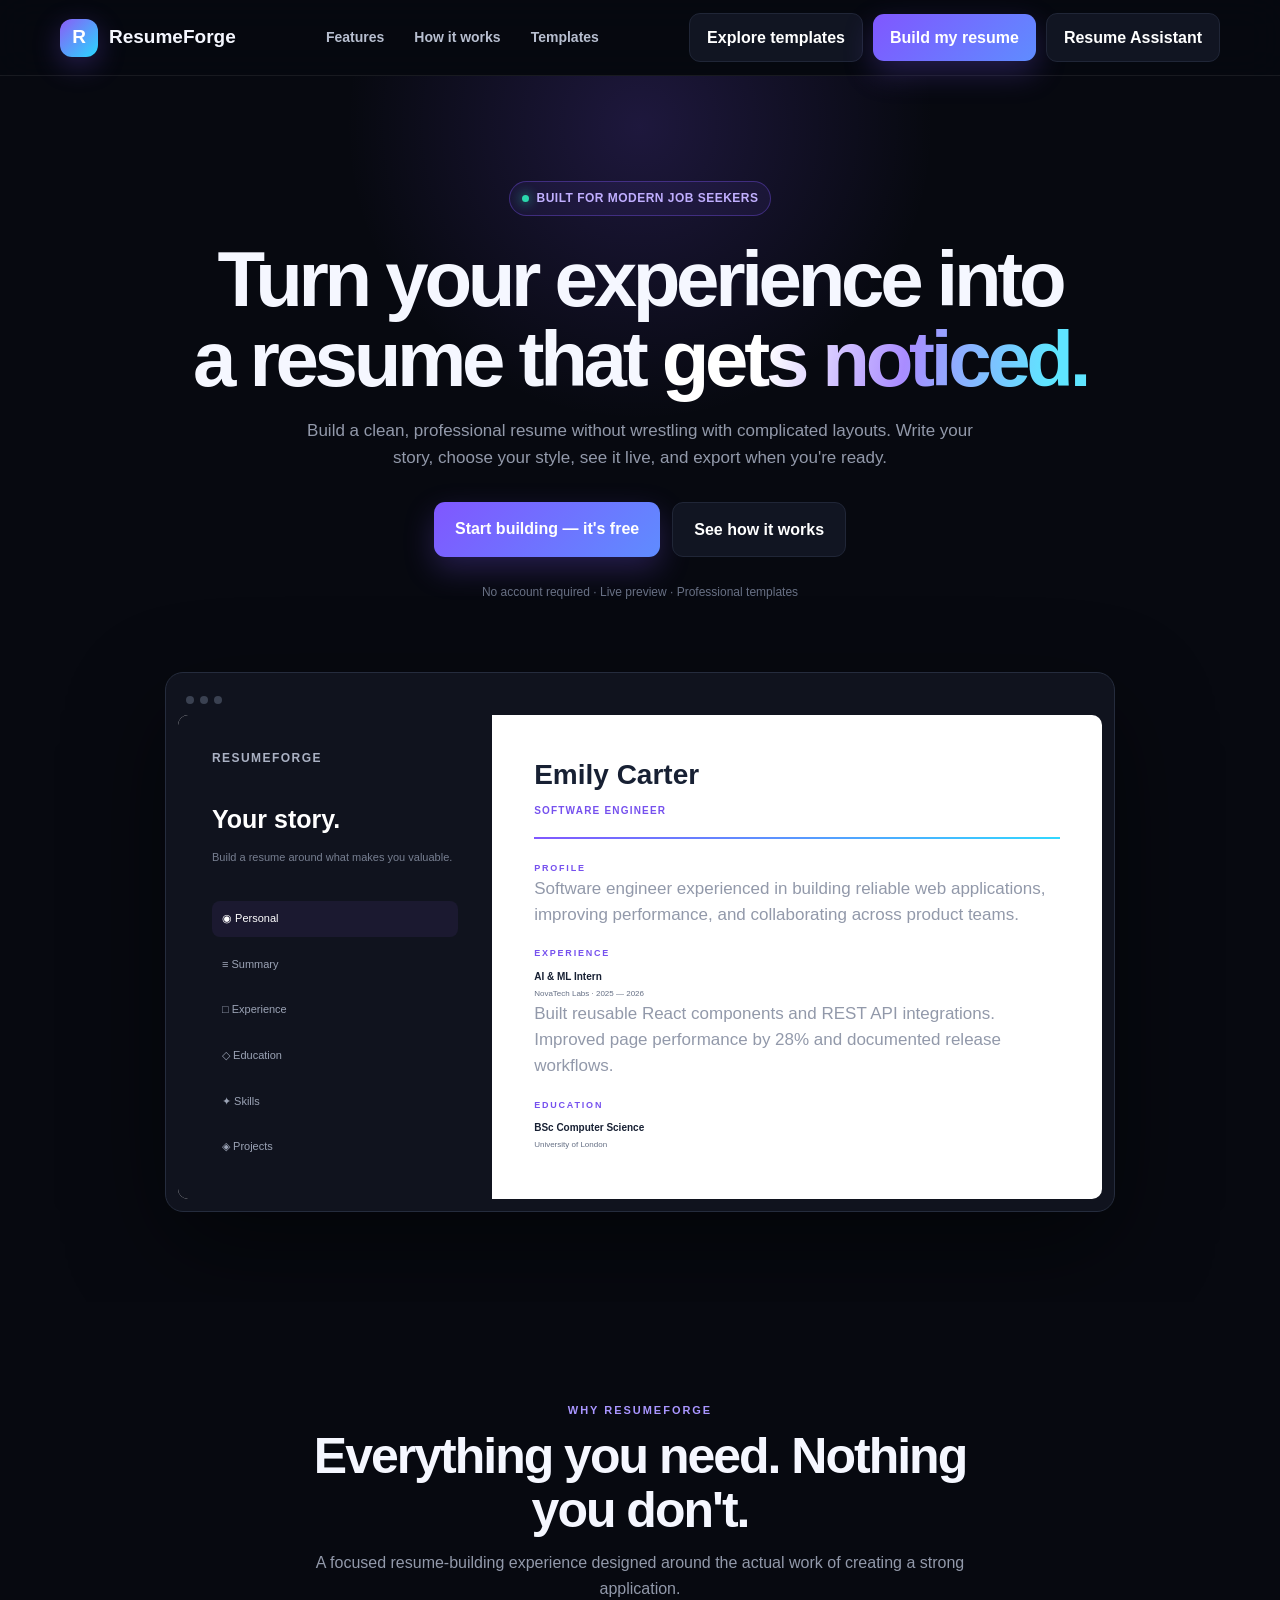
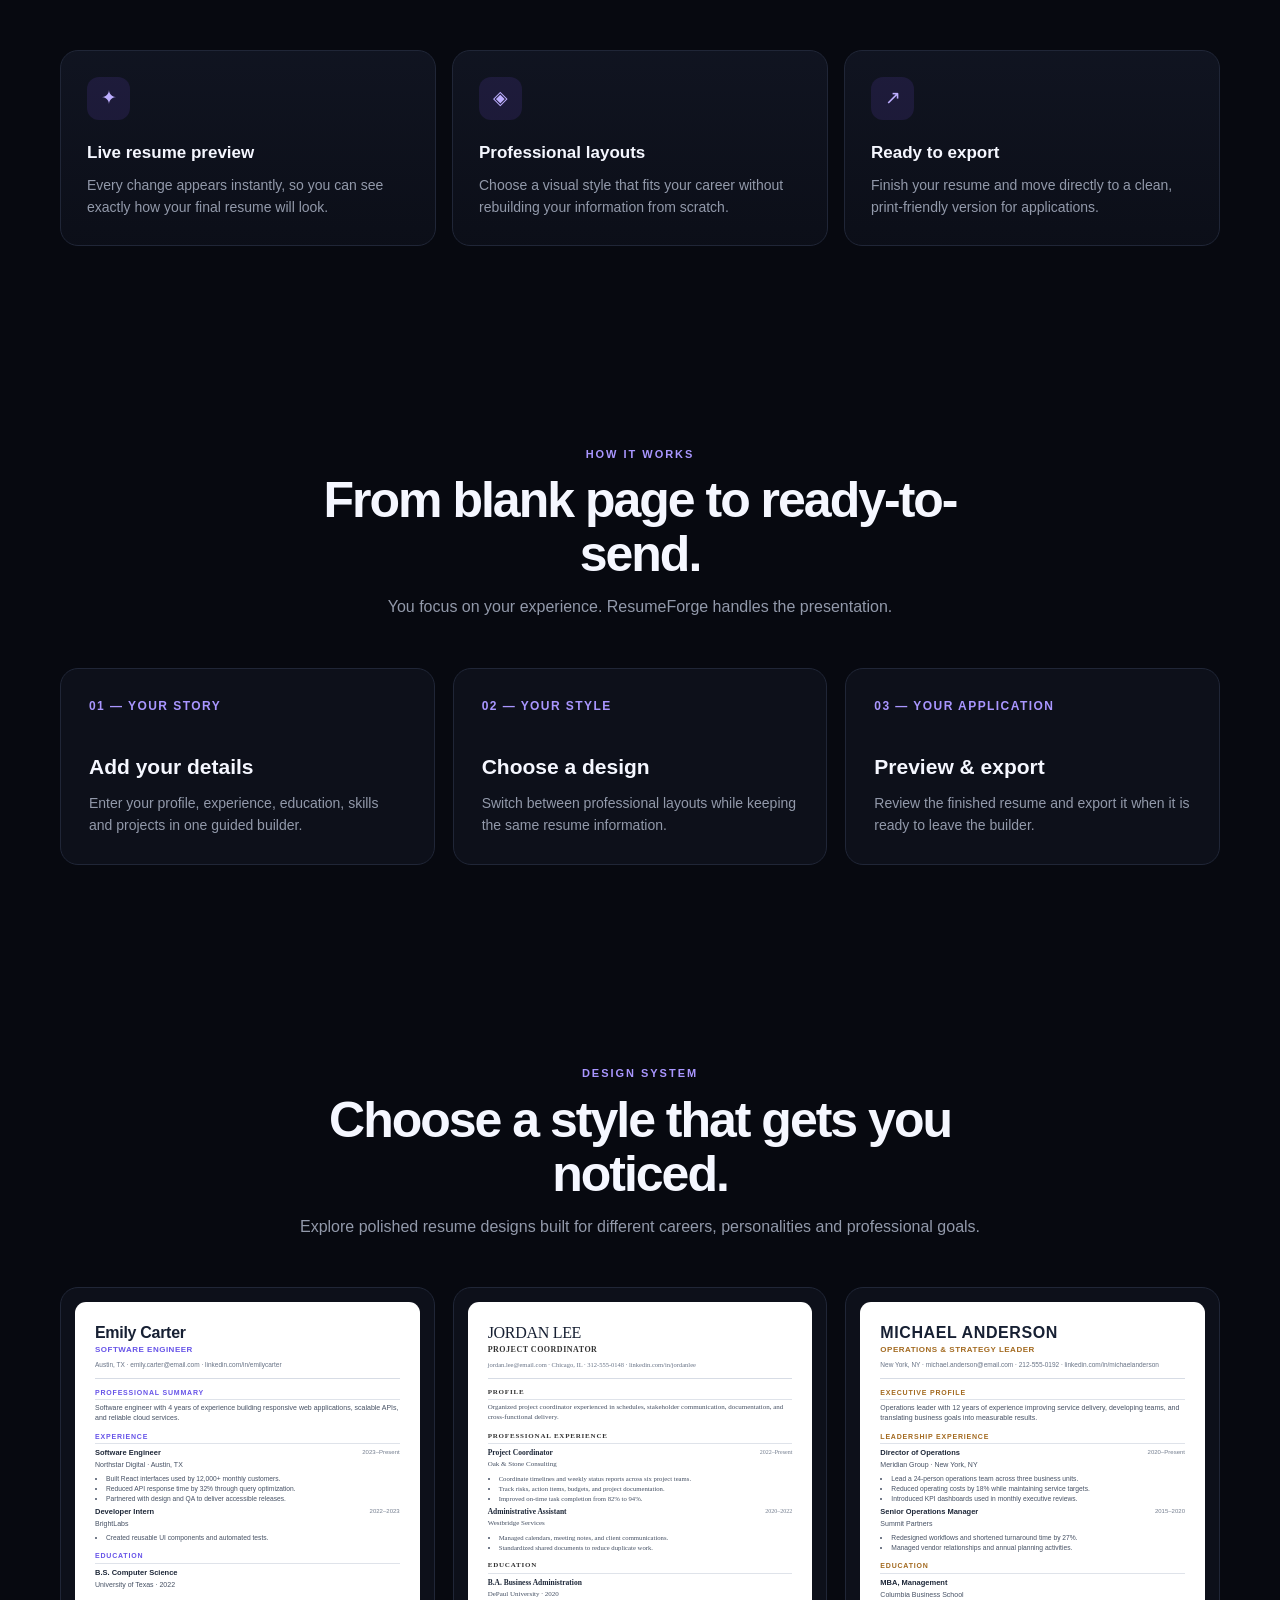
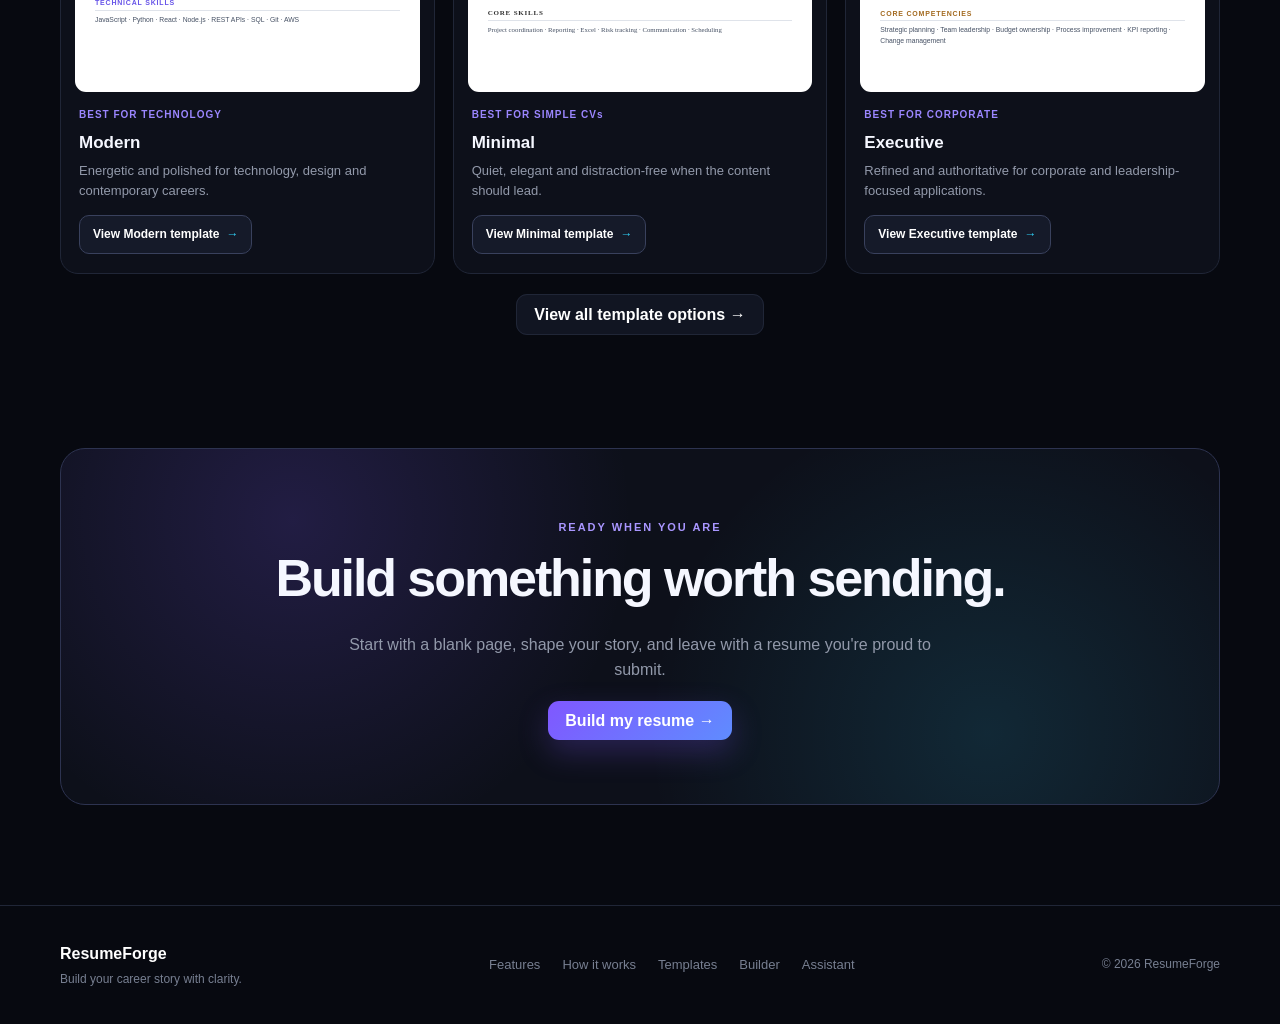
<file: index.html>
<!DOCTYPE html>
<html lang="en">
<head>
<meta charset="UTF-8">
<meta name="viewport" content="width=device-width, initial-scale=1.0">

<title>ResumeForge — Build a Resume That Gets Noticed</title>

<meta name="description"
content="ResumeForge helps you build a polished, recruiter-friendly resume with live preview and professional templates.">

<style>

*{
    box-sizing:border-box;
    margin:0;
    padding:0;
}

html{
    scroll-behavior:smooth;
}

:root{
    --bg:#070910;
    --panel:#0d101a;
    --panel2:#111522;
    --border:#202637;
    --text:#f5f7ff;
    --muted:#9299aa;
    --purple:#8057ff;
    --cyan:#31d8ff;
    --green:#21e6a4;
}

body{
    font-family:Inter,Arial,Helvetica,sans-serif;
    background:var(--bg);
    color:var(--text);
    line-height:1.6;
    overflow-x:hidden;
}

a{
    text-decoration:none;
    color:inherit;
}

button{
    font:inherit;
    cursor:pointer;
}

.container{
    width:min(1160px,calc(100% - 40px));
    margin:auto;
}


/* =========================
   NAVIGATION
========================= */

.navbar{
    position:sticky;
    top:0;
    z-index:100;
    height:76px;
    border-bottom:1px solid rgba(255,255,255,.07);
    background:rgba(7,9,16,.84);
    backdrop-filter:blur(18px);
}

.nav-inner{
    height:100%;
    display:flex;
    align-items:center;
    justify-content:space-between;
}

.brand{
    display:flex;
    align-items:center;
    gap:11px;
    font-weight:850;
    font-size:19px;
}

.logo{
    width:38px;
    height:38px;
    border-radius:12px;
    display:grid;
    place-items:center;
    background:linear-gradient(135deg,#8b5cf6,#28d9ff);
    color:white;
    font-weight:900;
    box-shadow:0 8px 28px rgba(128,87,255,.28);
}

.nav-links{
    display:flex;
    align-items:center;
    gap:30px;
    color:#b8bfd0;
    font-size:14px;
    font-weight:650;
}

.nav-links a:hover{
    color:white;
}

.nav-actions{
    display:flex;
    gap:10px;
    align-items:center;
}

.btn{
    border:1px solid var(--border);
    background:var(--panel2);
    color:white;
    padding:11px 17px;
    border-radius:11px;
    font-weight:750;
    transition:.2s ease;
}

.btn:hover{
    transform:translateY(-2px);
    border-color:#3c4660;
}

.btn-primary{
    border:none;
    background:linear-gradient(135deg,#8057ff,#5f8cff);
    box-shadow:0 12px 30px rgba(128,87,255,.25);
}

.menu{
    display:none;
    background:none;
    border:0;
    color:white;
    font-size:25px;
}


/* =========================
   HERO
========================= */

.hero{
    position:relative;
    padding:105px 0 90px;
    text-align:center;
    overflow:hidden;
}

.hero::before{
    content:"";
    position:absolute;
    width:620px;
    height:620px;
    left:50%;
    top:-260px;
    transform:translateX(-50%);
    background:radial-gradient(
        circle,
        rgba(128,87,255,.19),
        transparent 67%
    );
    pointer-events:none;
}

.badge{
    display:inline-flex;
    align-items:center;
    gap:8px;
    padding:7px 12px;
    border:1px solid rgba(128,87,255,.35);
    border-radius:999px;
    background:rgba(128,87,255,.08);
    color:#c9bbff;
    font-size:12px;
    font-weight:750;
    letter-spacing:.04em;
}

.badge-dot{
    width:7px;
    height:7px;
    border-radius:50%;
    background:var(--green);
    box-shadow:0 0 12px var(--green);
}

.hero h1{
    position:relative;
    max-width:900px;
    margin:24px auto 18px;
    font-size:clamp(45px,7vw,78px);
    line-height:1.02;
    letter-spacing:-.055em;
}

.gradient{
    background:linear-gradient(
        100deg,
        #fff 25%,
        #a98cff 57%,
        #5fe5ff 90%
    );
    -webkit-background-clip:text;
    background-clip:text;
    color:transparent;
}

.hero p{
    max-width:680px;
    margin:0 auto;
    color:var(--muted);
    font-size:17px;
}

.hero-actions{
    display:flex;
    justify-content:center;
    gap:12px;
    margin-top:30px;
    flex-wrap:wrap;
}

.hero-actions .btn{
    padding:14px 21px;
}

.trust{
    margin-top:26px;
    color:#687084;
    font-size:12px;
}


/* =========================
   RESUME MOCKUP
========================= */

.mockup-wrap{
    margin:70px auto 0;
    max-width:950px;
    position:relative;
}

.mockup{
    background:#10131e;
    border:1px solid #252c3d;
    border-radius:18px;
    padding:12px;
    box-shadow:0 35px 100px rgba(0,0,0,.48);
}

.windowbar{
    height:30px;
    display:flex;
    align-items:center;
    gap:6px;
    padding:0 8px;
}

.dot{
    width:8px;
    height:8px;
    border-radius:50%;
    background:#3a4151;
}

.mock-content{
    display:grid;
    grid-template-columns:34% 66%;
    min-height:450px;
    border-radius:10px;
    overflow:hidden;
    background:white;
    text-align:left;
}

.mock-side{
    background:#10131e;
    padding:34px;
    color:white;
}

.mock-side .mini-brand{
    font-size:12px;
    color:#aab1c3;
    font-weight:800;
    letter-spacing:.12em;
}

.mock-side h3{
    font-size:25px;
    margin-top:30px;
}

.mock-side p{
    font-size:11px;
    color:#777f91;
    margin-top:10px;
}

.mock-nav{
    margin-top:35px;
    display:grid;
    gap:10px;
}

.mock-nav span{
    padding:9px 10px;
    border-radius:8px;
    color:#9ba3b5;
    font-size:11px;
}

.mock-nav span:first-child{
    background:#1b1930;
    color:white;
}

.mock-paper{
    padding:38px 42px;
    color:#172033;
}

.paper-name{
    font-size:28px;
    font-weight:850;
}

.paper-title{
    font-size:10px;
    color:#7651ee;
    font-weight:800;
    letter-spacing:.12em;
    margin-top:5px;
}

.paper-line{
    height:2px;
    background:linear-gradient(90deg,#8057ff,#31d8ff);
    margin:18px 0 22px;
}

.paper-section{
    font-size:9px;
    color:#7651ee;
    letter-spacing:.2em;
    font-weight:850;
    margin-top:18px;
}

.paper-text{
    height:6px;
    background:#e4e7ed;
    border-radius:4px;
    margin-top:9px;
}

.paper-text.short{
    width:72%;
}

.paper-text.mid{
    width:88%;
}

.paper-entry{
    margin-top:13px;
}

.paper-entry strong{
    font-size:12px;
}

.paper-entry small{
    display:block;
    font-size:8px;
    color:#8b92a2;
    margin-top:3px;
}


/* =========================
   SECTIONS
========================= */

.section{
    padding:100px 0;
}

.section-head{
    text-align:center;
    max-width:700px;
    margin:0 auto 48px;
}

.eyebrow{
    color:#a996ff;
    font-size:11px;
    font-weight:850;
    letter-spacing:.18em;
    text-transform:uppercase;
}

.section-head h2{
    font-size:clamp(32px,5vw,50px);
    letter-spacing:-.04em;
    line-height:1.08;
    margin-top:10px;
}

.section-head p{
    color:var(--muted);
    margin-top:13px;
}


/* =========================
   FEATURES
========================= */

.feature-grid{
    display:grid;
    grid-template-columns:repeat(3,1fr);
    gap:16px;
}

.card{
    background:linear-gradient(
        180deg,
        rgba(17,21,34,.92),
        rgba(12,15,25,.92)
    );
    border:1px solid var(--border);
    border-radius:18px;
    padding:26px;
    transition:.25s ease;
}

.card:hover{
    transform:translateY(-5px);
    border-color:#3a4258;
}

.icon{
    width:43px;
    height:43px;
    border-radius:12px;
    display:grid;
    place-items:center;
    background:rgba(128,87,255,.12);
    color:#bdaeff;
    font-size:19px;
    margin-bottom:19px;
}

.card h3{
    font-size:17px;
}

.card p{
    color:var(--muted);
    font-size:14px;
    margin-top:8px;
}


/* =========================
   HOW IT WORKS
========================= */

.steps{
    display:grid;
    grid-template-columns:repeat(3,1fr);
    gap:18px;
}

.step{
    position:relative;
    padding:28px;
    border:1px solid var(--border);
    border-radius:18px;
    background:var(--panel);
}

.number{
    font-size:12px;
    color:#a996ff;
    font-weight:850;
    letter-spacing:.12em;
}

.step h3{
    margin-top:34px;
    font-size:21px;
}

.step p{
    color:var(--muted);
    font-size:14px;
    margin-top:8px;
}


/* =========================
   TEMPLATES
========================= */

.template-grid{
    display:grid;
    grid-template-columns:repeat(3,1fr);
    gap:18px;
}

.template-card{
    border:1px solid var(--border);
    border-radius:18px;
    padding:14px;
    background:var(--panel);
    transition:.25s;
}

.template-card:hover{
    transform:translateY(-5px);
    border-color:#414a64;
}

.template-preview{
    height:330px;
    border-radius:11px;
    background:#fff;
    position:relative;
    overflow:hidden;
    padding:30px;
    color:#172033;
}

.template-preview.minimal{
    font-family:Georgia,serif;
}

.template-preview.executive{
    color:#1a1a1a;
}

.tp-name{
    height:12px;
    width:145px;
    background:#172033;
    border-radius:6px;
}

.tp-title{
    height:5px;
    width:90px;
    background:#8057ff;
    margin-top:9px;
    border-radius:4px;
}

.tp-rule{
    height:2px;
    background:#31d8ff;
    margin-top:15px;
}

.tp-section{
    height:6px;
    width:65px;
    background:#8057ff;
    margin-top:24px;
    border-radius:3px;
}

.tp-line{
    height:5px;
    background:#e1e5eb;
    border-radius:3px;
    margin-top:9px;
}

.tp-line.w80{
    width:80%;
}

.tp-line.w65{
    width:65%;
}

.minimal .tp-name{
    background:#1a1a1a;
}

.minimal .tp-title,
.minimal .tp-section{
    background:#333;
}

.minimal .tp-rule{
    background:#222;
    height:1px;
}

.executive .tp-name{
    background:#171717;
    width:165px;
}

.executive .tp-title,
.executive .tp-section{
    background:#aa6e21;
}

.executive .tp-rule{
    background:#b77a2a;
    height:4px;
}

 .template-card{
    position:relative;
}

.template-preview{
    transition:transform .25s ease, box-shadow .25s ease;
}

.template-card:hover .template-preview{
    transform:translateY(-3px);
    box-shadow:0 16px 35px rgba(0,0,0,.18);
}

.template-badge{
    position:absolute;
    top:12px;
    right:12px;
    padding:5px 8px;
    border-radius:999px;
    background:rgba(255,255,255,.92);
    color:#6f4cff;
    font-size:9px;
    font-weight:900;
    letter-spacing:.08em;
    box-shadow:0 5px 15px rgba(0,0,0,.12);
}

.template-meta{
    color:#9b86ff;
    font-size:10px;
    font-weight:850;
    letter-spacing:.1em;
    margin-bottom:6px;
}

.template-action{
    display:inline-flex;
    align-items:center;
    gap:7px;
    margin-top:13px;
    padding:9px 13px;
    border:1px solid #39415d;
    border-radius:10px;
    background:#151a29;
    color:#fff;
    font-size:12px;
    font-weight:800;
    transition:transform .2s ease, border-color .2s ease, background .2s ease;
}

.template-action span{
    color:#31d8ff;
    transition:transform .2s ease;
}

.template-action:hover{
    transform:translateY(-2px);
    border-color:#8057ff;
    background:#1b2033;
}

.template-action:hover span{
    transform:translateX(3px);
}

.template-info{
    padding:15px 4px 5px;
}

.template-info h3{
    font-size:17px;
}

.template-info p{
    color:var(--muted);
    font-size:13px;
    margin-top:4px;
}


/* =========================
   CTA
========================= */

.cta{
    margin:20px auto 100px;
    padding:70px 30px;
    text-align:center;
    border:1px solid #2d3350;
    border-radius:25px;
    background:
        radial-gradient(
            circle at 20% 20%,
            rgba(128,87,255,.18),
            transparent 35%
        ),
        radial-gradient(
            circle at 80% 80%,
            rgba(49,216,255,.12),
            transparent 35%
        ),
        #0d101a;
}

.cta h2{
    font-size:clamp(32px,5vw,52px);
    letter-spacing:-.04em;
}

.cta p{
    max-width:600px;
    margin:12px auto 25px;
    color:var(--muted);
}


/* =========================
   FOOTER
========================= */

footer{
    border-top:1px solid var(--border);
    padding:35px 0;
    color:#777f91;
}

.footer-inner{
    display:flex;
    justify-content:space-between;
    gap:25px;
    align-items:center;
}

.footer-brand{
    color:white;
    font-weight:800;
}

.footer-links{
    display:flex;
    gap:22px;
    font-size:13px;
}

.footer-links a:hover{
    color:white;
}


/* =========================
   RESPONSIVE
========================= */

@media(max-width:850px){

    .nav-links,
    .nav-actions{
        display:none;
    }

    .menu{
        display:block;
    }

    .feature-grid,
    .steps,
    .template-grid{
        grid-template-columns:1fr;
    }

    .mock-content{
        grid-template-columns:1fr;
    }

    .mock-side{
        display:none;
    }

    .mock-paper{
        padding:28px;
    }
}

@media(max-width:600px){

    .container{
        width:min(100% - 28px,1160px);
    }

    .hero{
        padding:75px 0 60px;
    }

    .hero p{
        font-size:15px;
    }

    .section{
        padding:70px 0;
    }

    .template-preview{
        height:300px;
    }

    .footer-inner{
        flex-direction:column;
        align-items:flex-start;
    }
}


/* Readable homepage resume mockup: use real sample content, not skeleton bars */
.paper-copy{margin:7px 0 0;color:#4c5668;font-size:10px;line-height:1.55;max-width:100%;}
.mock-paper .paper-section{margin-top:18px;}
.mock-paper .paper-entry{margin-top:8px;}
.mock-paper .paper-entry strong{display:block;font-size:10px;color:#172033;}
.mock-paper .paper-entry small{display:block;margin-top:3px;font-size:8px;color:#667085;}

/* Readable resume previews instead of decorative skeleton bars */
.template-preview{height:390px!important;padding:0!important;overflow:hidden;background:#fff!important;color:#202938!important;font-family:Arial,Helvetica,sans-serif;text-align:left}
.resume-mini{height:100%;padding:22px 20px;overflow:hidden;font-size:7.5px;line-height:1.35;color:#303847}
.resume-mini h4{font-size:16px;line-height:1.1;margin:0 0 3px;color:#172033;letter-spacing:-.3px}
.resume-mini .mini-role{font-size:8px;font-weight:700;color:var(--mini-accent,#7651ee);margin-bottom:5px;text-transform:uppercase;letter-spacing:.5px}
.resume-mini .mini-contact{font-size:6.5px;color:#687386;border-bottom:1px solid #d7dce5;padding-bottom:8px;margin-bottom:8px}
.resume-mini h5{font-size:7px;text-transform:uppercase;letter-spacing:.8px;margin:9px 0 3px;color:var(--mini-accent,#7651ee);border-bottom:1px solid #dfe3ea;padding-bottom:2px}
.resume-mini p{font-size:7px;line-height:1.4;margin:2px 0 4px;color:#465164}
.resume-mini .mini-job{font-size:7.5px;font-weight:700;margin-top:4px;color:#1d2738}
.resume-mini .mini-date{float:right;font-size:6px;font-weight:400;color:#737d8e}
.resume-mini ul{margin:2px 0 0 11px;padding:0}.resume-mini li{font-size:6.7px;margin:1px 0;color:#465164}
.resume-mini .mini-skills{font-size:6.8px;line-height:1.65}.resume-mini.minimal{font-family:Georgia,serif;--mini-accent:#333}.resume-mini.minimal h4{font-family:Georgia,serif;font-weight:500}.resume-mini.executive{--mini-accent:#a36a20}.resume-mini.executive h4{letter-spacing:.6px}
@media(max-width:600px){.template-preview{height:360px!important}}

</style>
</head>


<body>


<!-- =========================
     HEADER
========================= -->

<header class="navbar">

    <div class="container nav-inner">

        <a class="brand" href="index.html">
            <span class="logo">R</span>
            <span>ResumeForge</span>
        </a>


        <nav class="nav-links">

            <a href="#features">
                Features
            </a>

            <a href="#how">
                How it works
            </a>

            <a href="#templates">
                Templates
            </a>

        </nav>


        <div class="nav-actions">

            <a class="btn" href="templates.html">
                Explore templates
            </a>

            <a class="btn btn-primary" href="builder.html">
                Build my resume
            </a>

            <!-- NEW -->
            <a class="btn" href="assistant.html">
                Resume Assistant
            </a>

        </div>


        <button
            class="menu"
            onclick="toggleMenu()"
            aria-label="Open menu">
            ☰
        </button>

    </div>

</header>


<!-- =========================
     MOBILE MENU
========================= -->

<div
    id="mobileMenu"
    style="
        display:none;
        background:#0d101a;
        border-bottom:1px solid #202637;
    "
>

    <div
        class="container"
        style="
            padding:18px 0;
            display:grid;
            gap:14px;
        "
    >

        <a href="#features" onclick="closeMenu()">
            Features
        </a>

        <a href="#how" onclick="closeMenu()">
            How it works
        </a>

        <a href="#templates" onclick="closeMenu()">
            Templates
        </a>

        <a href="templates.html">
            Explore templates
        </a>

        <a class="btn btn-primary" href="builder.html">
            Build my resume
        </a>

        <!-- NEW -->
        <a class="btn" href="assistant.html">
            ✨ Resume Assistant
        </a>

    </div>

</div>


<main>


<!-- =========================
     HERO
========================= -->

<section class="hero">

    <div class="container">

        <span class="badge">

            <span class="badge-dot"></span>

            BUILT FOR MODERN JOB SEEKERS

        </span>


        <h1>

            Turn your experience into a resume that

            <span class="gradient">
                gets noticed.
            </span>

        </h1>


        <p>

            Build a clean, professional resume without wrestling
            with complicated layouts. Write your story, choose your
            style, see it live, and export when you're ready.

        </p>


        <div class="hero-actions">

            <a
                class="btn btn-primary"
                href="builder.html"
            >
                Start building — it's free
            </a>


            <a
                class="btn"
                href="#how"
            >
                See how it works
            </a>

        </div>


        <div class="trust">

            No account required · Live preview · Professional templates

        </div>


        <!-- RESUME MOCKUP -->

        <div class="mockup-wrap">

            <div class="mockup">

                <div class="windowbar">

                    <span class="dot"></span>
                    <span class="dot"></span>
                    <span class="dot"></span>

                </div>


                <div class="mock-content">


                    <div class="mock-side">

                        <div class="mini-brand">
                            RESUMEFORGE
                        </div>

                        <h3>
                            Your story.
                        </h3>

                        <p>
                            Build a resume around what makes you valuable.
                        </p>


                        <div class="mock-nav">

                            <span>
                                ◉ Personal
                            </span>

                            <span>
                                ≡ Summary
                            </span>

                            <span>
                                □ Experience
                            </span>

                            <span>
                                ◇ Education
                            </span>

                            <span>
                                ✦ Skills
                            </span>

                            <span>
                                ◈ Projects
                            </span>

                        </div>

                    </div>


                    <div class="mock-paper">

                        <div class="paper-name">
                            Emily Carter
                        </div>

                        <div class="paper-title">
                            SOFTWARE ENGINEER
                        </div>

                        <div class="paper-line"></div>


                        <div class="paper-section">
                            PROFILE
                        </div>

                        <p class="paper-copy">Software engineer experienced in building reliable web applications, improving performance, and collaborating across product teams.</p>


                        <div class="paper-section">
                            EXPERIENCE
                        </div>

                        <div class="paper-entry">

                            <strong>
                                AI &amp; ML Intern
                            </strong>

                            <small>
                                NovaTech Labs · 2025 — 2026
                            </small>

                        </div>

                        <p class="paper-copy">Built reusable React components and REST API integrations. Improved page performance by 28% and documented release workflows.</p>


                        <div class="paper-section">
                            EDUCATION
                        </div>

                        <div class="paper-entry">

                            <strong>
                                BSc Computer Science
                            </strong>

                            <small>
                                University of London
                            </small>

                        </div>

                    </div>

                </div>

            </div>

        </div>

    </div>

</section>


<!-- =========================
     FEATURES
========================= -->

<section class="section" id="features">

    <div class="container">

        <div class="section-head">

            <div class="eyebrow">
                WHY RESUMEFORGE
            </div>

            <h2>
                Everything you need. Nothing you don't.
            </h2>

            <p>
                A focused resume-building experience designed
                around the actual work of creating a strong application.
            </p>

        </div>


        <div class="feature-grid">


            <article class="card">

                <div class="icon">
                    ✦
                </div>

                <h3>
                    Live resume preview
                </h3>

                <p>
                    Every change appears instantly, so you can see
                    exactly how your final resume will look.
                </p>

            </article>


            <article class="card">

                <div class="icon">
                    ◈
                </div>

                <h3>
                    Professional layouts
                </h3>

                <p>
                    Choose a visual style that fits your career
                    without rebuilding your information from scratch.
                </p>

            </article>


            <article class="card">

                <div class="icon">
                    ↗
                </div>

                <h3>
                    Ready to export
                </h3>

                <p>
                    Finish your resume and move directly to a
                    clean, print-friendly version for applications.
                </p>

            </article>


        </div>

    </div>

</section>


<!-- =========================
     HOW IT WORKS
========================= -->

<section class="section" id="how">

    <div class="container">

        <div class="section-head">

            <div class="eyebrow">
                HOW IT WORKS
            </div>

            <h2>
                From blank page to ready-to-send.
            </h2>

            <p>
                You focus on your experience.
                ResumeForge handles the presentation.
            </p>

        </div>


        <div class="steps">


            <article class="step">

                <div class="number">
                    01 — YOUR STORY
                </div>

                <h3>
                    Add your details
                </h3>

                <p>
                    Enter your profile, experience, education,
                    skills and projects in one guided builder.
                </p>

            </article>


            <article class="step">

                <div class="number">
                    02 — YOUR STYLE
                </div>

                <h3>
                    Choose a design
                </h3>

                <p>
                    Switch between professional layouts while
                    keeping the same resume information.
                </p>

            </article>


            <article class="step">

                <div class="number">
                    03 — YOUR APPLICATION
                </div>

                <h3>
                    Preview &amp; export
                </h3>

                <p>
                    Review the finished resume and export it
                    when it is ready to leave the builder.
                </p>

            </article>


        </div>

    </div>

</section>


<!-- =========================
     TEMPLATES
========================= -->

<section class="section" id="templates">

    <div class="container">

        <div class="section-head">

            <div class="eyebrow">
                DESIGN SYSTEM
            </div>

            <h2>
                Choose a style that gets you noticed.
            </h2>

            <p>
                Explore polished resume designs built for different careers,
                personalities and professional goals.
            </p>

        </div>


        <div class="template-grid">

            <!-- MODERN -->
            <article class="template-card">
                <div class="template-preview"><div class="resume-mini" style="--mini-accent:#6754e8"><h4>Emily Carter</h4><div class="mini-role">Software Engineer</div><div class="mini-contact">Austin, TX · emily.carter@email.com · linkedin.com/in/emilycarter</div><h5>Professional Summary</h5><p>Software engineer with 4 years of experience building responsive web applications, scalable APIs, and reliable cloud services.</p><h5>Experience</h5><div class="mini-job">Software Engineer <span class="mini-date">2023–Present</span></div><p>Northstar Digital · Austin, TX</p><ul><li>Built React interfaces used by 12,000+ monthly customers.</li><li>Reduced API response time by 32% through query optimization.</li><li>Partnered with design and QA to deliver accessible releases.</li></ul><div class="mini-job">Developer Intern <span class="mini-date">2022–2023</span></div><p>BrightLabs</p><ul><li>Created reusable UI components and automated tests.</li></ul><h5>Education</h5><div class="mini-job">B.S. Computer Science</div><p>University of Texas · 2022</p><h5>Technical Skills</h5><p class="mini-skills">JavaScript · Python · React · Node.js · REST APIs · SQL · Git · AWS</p></div></div>
                <div class="template-info">
                    <div class="template-meta">BEST FOR TECHNOLOGY</div>
                    <h3>Modern</h3>
                    <p>Energetic and polished for technology, design and contemporary careers.</p>
                    <a class="template-action" href="templates.html">View Modern template <span>→</span></a>
                </div>
            </article>

            <!-- MINIMAL -->
            <article class="template-card">
                <div class="template-preview"><div class="resume-mini minimal"><h4>JORDAN LEE</h4><div class="mini-role">Project Coordinator</div><div class="mini-contact">jordan.lee@email.com · Chicago, IL · 312-555-0148 · linkedin.com/in/jordanlee</div><h5>Profile</h5><p>Organized project coordinator experienced in schedules, stakeholder communication, documentation, and cross-functional delivery.</p><h5>Professional Experience</h5><div class="mini-job">Project Coordinator <span class="mini-date">2022–Present</span></div><p>Oak &amp; Stone Consulting</p><ul><li>Coordinate timelines and weekly status reports across six project teams.</li><li>Track risks, action items, budgets, and project documentation.</li><li>Improved on-time task completion from 82% to 94%.</li></ul><div class="mini-job">Administrative Assistant <span class="mini-date">2020–2022</span></div><p>Westbridge Services</p><ul><li>Managed calendars, meeting notes, and client communications.</li><li>Standardized shared documents to reduce duplicate work.</li></ul><h5>Education</h5><div class="mini-job">B.A. Business Administration</div><p>DePaul University · 2020</p><h5>Core Skills</h5><p class="mini-skills">Project coordination · Reporting · Excel · Risk tracking · Communication · Scheduling</p></div></div>
                <div class="template-info">
                    <div class="template-meta">BEST FOR SIMPLE CVs</div>
                    <h3>Minimal</h3>
                    <p>Quiet, elegant and distraction-free when the content should lead.</p>
                    <a class="template-action" href="templates.html">View Minimal template <span>→</span></a>
                </div>
            </article>

            <!-- EXECUTIVE -->
            <article class="template-card">
                <div class="template-preview"><div class="resume-mini executive"><h4>MICHAEL ANDERSON</h4><div class="mini-role">Operations &amp; Strategy Leader</div><div class="mini-contact">New York, NY · michael.anderson@email.com · 212-555-0192 · linkedin.com/in/michaelanderson</div><h5>Executive Profile</h5><p>Operations leader with 12 years of experience improving service delivery, developing teams, and translating business goals into measurable results.</p><h5>Leadership Experience</h5><div class="mini-job">Director of Operations <span class="mini-date">2020–Present</span></div><p>Meridian Group · New York, NY</p><ul><li>Lead a 24-person operations team across three business units.</li><li>Reduced operating costs by 18% while maintaining service targets.</li><li>Introduced KPI dashboards used in monthly executive reviews.</li></ul><div class="mini-job">Senior Operations Manager <span class="mini-date">2015–2020</span></div><p>Summit Partners</p><ul><li>Redesigned workflows and shortened turnaround time by 27%.</li><li>Managed vendor relationships and annual planning activities.</li></ul><h5>Education</h5><div class="mini-job">MBA, Management</div><p>Columbia Business School</p><h5>Core Competencies</h5><p class="mini-skills">Strategic planning · Team leadership · Budget ownership · Process improvement · KPI reporting · Change management</p></div></div>
                <div class="template-info">
                    <div class="template-meta">BEST FOR CORPORATE</div>
                    <h3>Executive</h3>
                    <p>Refined and authoritative for corporate and leadership-focused applications.</p>
                    <a class="template-action" href="templates.html">View Executive template <span>→</span></a>
                </div>
            </article>

        </div>


        <div style="text-align:center;margin-top:28px;">

            <a
                class="btn"
                href="templates.html"
            >
                View all template options →
            </a>

        </div>

    </div>

</section>


<!-- =========================
     CTA
========================= -->

<section class="container">

    <div class="cta">

        <div class="eyebrow">
            READY WHEN YOU ARE
        </div>

        <h2>
            Build something worth sending.
        </h2>

        <p>
            Start with a blank page, shape your story,
            and leave with a resume you're proud to submit.
        </p>

        <!-- KEEP ONLY THIS BUTTON -->
        <a
            class="btn btn-primary"
            href="builder.html"
        >
            Build my resume →
        </a>

    </div>

</section>


</main>


<!-- =========================
     FOOTER
========================= -->

<footer>

    <div class="container footer-inner">


        <div>

            <div class="footer-brand">
                ResumeForge
            </div>

            <div
                style="font-size:12px;margin-top:4px;"
            >
                Build your career story with clarity.
            </div>

        </div>


        <div class="footer-links">

            <a href="#features">
                Features
            </a>

            <a href="#how">
                How it works
            </a>

            <a href="templates.html">
                Templates
            </a>

            <a href="builder.html">
                Builder
            </a>

            <!-- NEW -->
            <a href="assistant.html">
                Assistant
            </a>

        </div>


        <div style="font-size:12px;">
            © 2026 ResumeForge
        </div>


    </div>

</footer>


<!-- =========================
     JAVASCRIPT
========================= -->

<script>

function toggleMenu(){

    const menu =
        document.getElementById("mobileMenu");

    menu.style.display =
        menu.style.display === "block"
            ? "none"
            : "block";
}


function closeMenu(){

    document.getElementById("mobileMenu")
        .style.display = "none";
}

</script>


</body>
</html>
</file>
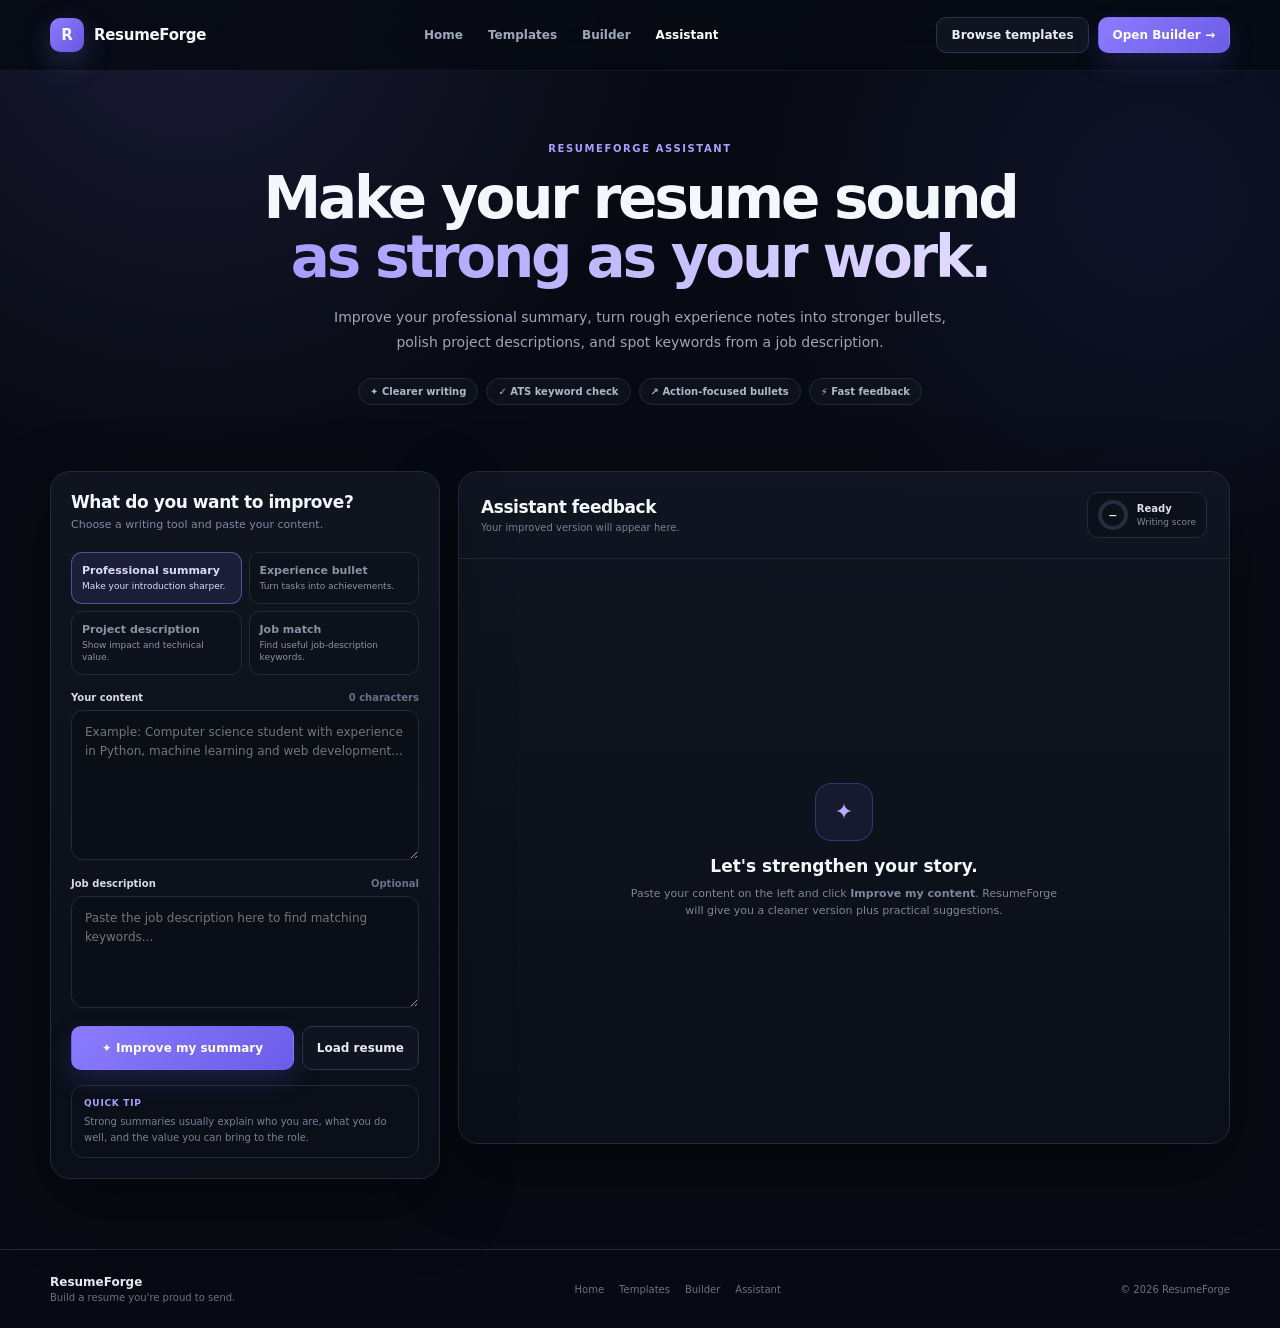
<file: assistant.html>
<!DOCTYPE html>
<html lang="en">
<head>
<meta charset="UTF-8">
<meta name="viewport" content="width=device-width, initial-scale=1.0">
<title>Resume Assistant — ResumeForge</title>
<meta name="description" content="Improve your resume summary, experience bullets and job-match keywords with ResumeForge Assistant.">

<style>
    :root{
        --bg:#070a12;
        --panel:#0d111c;
        --panel-2:#111624;
        --panel-3:#151b2a;
        --border:#222a3c;
        --border-light:#2c354a;
        --text:#f4f7fb;
        --muted:#929caf;
        --soft:#c5ccda;
        --accent:#8b7cff;
        --accent-2:#b39cff;
        --success:#68d9a4;
        --warning:#f2c86b;
        --shadow:0 24px 70px rgba(0,0,0,.35);
    }

    *{box-sizing:border-box}
    html{scroll-behavior:smooth}
    body{
        margin:0;
        background:
            radial-gradient(circle at 15% 0%, rgba(139,124,255,.14), transparent 28%),
            radial-gradient(circle at 90% 15%, rgba(99,102,241,.10), transparent 25%),
            var(--bg);
        color:var(--text);
        font-family:Inter,ui-sans-serif,system-ui,-apple-system,BlinkMacSystemFont,"Segoe UI",sans-serif;
        min-height:100vh;
    }

    a{color:inherit;text-decoration:none}
    button,input,textarea{font:inherit}

    .container{
        width:min(1180px,calc(100% - 40px));
        margin:0 auto;
    }

    /* NAV */
    .navbar{
        position:sticky;
        top:0;
        z-index:20;
        background:rgba(7,10,18,.84);
        backdrop-filter:blur(18px);
        border-bottom:1px solid rgba(255,255,255,.06);
    }

    .nav-inner{
        min-height:70px;
        display:flex;
        align-items:center;
        justify-content:space-between;
        gap:20px;
    }

    .brand{
        display:flex;
        align-items:center;
        gap:10px;
        font-size:15px;
        font-weight:850;
        letter-spacing:-.02em;
    }

    .logo{
        width:34px;
        height:34px;
        border-radius:10px;
        display:grid;
        place-items:center;
        font-weight:900;
        background:linear-gradient(135deg,#8b7cff,#6658df);
        box-shadow:0 10px 28px rgba(139,124,255,.25);
    }

    .nav-links{
        display:flex;
        align-items:center;
        gap:25px;
        color:#9fa8bb;
        font-size:12px;
        font-weight:700;
    }

    .nav-links a:hover,
    .nav-links a.active{color:white}

    .nav-actions{
        display:flex;
        align-items:center;
        gap:9px;
    }

    .btn{
        border:1px solid var(--border-light);
        background:#0f1420;
        color:#e8ecf5;
        border-radius:10px;
        padding:10px 14px;
        font-size:12px;
        font-weight:800;
        cursor:pointer;
        transition:.2s ease;
        display:inline-flex;
        align-items:center;
        justify-content:center;
        gap:7px;
    }

    .btn:hover{
        transform:translateY(-1px);
        border-color:#3a4560;
        background:#151b2a;
    }

    .btn-primary{
        border-color:transparent;
        background:linear-gradient(135deg,#8b7cff,#6c5ce7);
        color:white;
        box-shadow:0 10px 26px rgba(112,94,231,.2);
    }

    .btn-primary:hover{
        background:linear-gradient(135deg,#998cff,#7567ed);
    }

    .menu{display:none}

    /* HERO */
    .hero{
        padding:72px 0 42px;
        text-align:center;
    }

    .eyebrow{
        color:#a99fff;
        font-size:10px;
        font-weight:900;
        letter-spacing:.16em;
        text-transform:uppercase;
        margin-bottom:15px;
    }

    .hero h1{
        max-width:760px;
        margin:0 auto;
        font-size:clamp(34px,5vw,58px);
        line-height:1.02;
        letter-spacing:-.055em;
    }

    .gradient{
        background:linear-gradient(90deg,#a89cff,#e2dcff);
        -webkit-background-clip:text;
        background-clip:text;
        color:transparent;
    }

    .hero p{
        max-width:650px;
        margin:18px auto 0;
        color:#9da6b8;
        font-size:14px;
        line-height:1.75;
    }

    .hero-pills{
        display:flex;
        justify-content:center;
        flex-wrap:wrap;
        gap:8px;
        margin-top:24px;
    }

    .pill{
        border:1px solid var(--border);
        background:rgba(15,20,32,.7);
        color:#aeb7c8;
        border-radius:999px;
        padding:7px 11px;
        font-size:10px;
        font-weight:750;
    }

    /* WORKSPACE */
    .workspace{
        padding:24px 0 70px;
    }

    .assistant-shell{
        display:grid;
        grid-template-columns:390px minmax(0,1fr);
        gap:18px;
        align-items:start;
    }

    .card{
        background:linear-gradient(180deg,rgba(16,21,33,.96),rgba(11,15,25,.96));
        border:1px solid var(--border);
        border-radius:20px;
        box-shadow:var(--shadow);
    }

    .input-card{
        padding:20px;
        position:sticky;
        top:90px;
    }

    .card-heading{
        display:flex;
        align-items:flex-start;
        justify-content:space-between;
        gap:12px;
        margin-bottom:18px;
    }

    .card-heading h2{
        margin:0;
        font-size:17px;
        letter-spacing:-.025em;
    }

    .card-heading p{
        margin:5px 0 0;
        color:#7f899d;
        font-size:11px;
        line-height:1.5;
    }

    .saved-badge{
        display:none;
        white-space:nowrap;
        color:#79e1ad;
        border:1px solid rgba(104,217,164,.2);
        background:rgba(104,217,164,.07);
        border-radius:999px;
        padding:6px 8px;
        font-size:9px;
        font-weight:850;
    }

    .saved-badge.show{display:block}

    .tool-tabs{
        display:grid;
        grid-template-columns:1fr 1fr;
        gap:7px;
        margin-bottom:17px;
    }

    .tool-tab{
        border:1px solid var(--border);
        background:#0c111b;
        color:#8993a7;
        border-radius:11px;
        padding:11px 10px;
        text-align:left;
        cursor:pointer;
        transition:.2s ease;
    }

    .tool-tab strong{
        display:block;
        color:inherit;
        font-size:11px;
        margin-bottom:3px;
    }

    .tool-tab span{
        display:block;
        font-size:9px;
        line-height:1.35;
    }

    .tool-tab:hover{
        border-color:#39445c;
        color:#dbe0ea;
    }

    .tool-tab.active{
        background:rgba(139,124,255,.11);
        border-color:rgba(139,124,255,.5);
        color:#ddd8ff;
    }

    .field{
        margin-bottom:14px;
    }

    .field label{
        display:flex;
        justify-content:space-between;
        gap:10px;
        color:#d5dbe6;
        font-size:10px;
        font-weight:850;
        margin-bottom:7px;
    }

    .field label span{
        color:#687287;
        font-weight:650;
    }

    textarea{
        width:100%;
        resize:vertical;
        min-height:150px;
        border:1px solid var(--border);
        border-radius:12px;
        outline:none;
        background:#090e17;
        color:#e9edf5;
        padding:12px 13px;
        line-height:1.55;
        font-size:12px;
        transition:.2s ease;
    }

    textarea:focus{
        border-color:rgba(139,124,255,.7);
        box-shadow:0 0 0 3px rgba(139,124,255,.09);
    }

    #jobDescription{min-height:112px}

    .input-actions{
        display:grid;
        grid-template-columns:1fr auto;
        gap:8px;
        margin-top:7px;
    }

    .generate{
        min-height:44px;
        font-size:12px;
    }

    .secondary-btn{
        min-height:44px;
    }

    .tip-box{
        margin-top:15px;
        padding:12px;
        border:1px solid #20293b;
        border-radius:12px;
        background:#0a0f18;
    }

    .tip-title{
        font-size:9px;
        color:#a99fff;
        font-weight:900;
        letter-spacing:.08em;
        text-transform:uppercase;
        margin-bottom:6px;
    }

    .tip-box p{
        margin:0;
        color:#778297;
        font-size:10px;
        line-height:1.55;
    }

    /* OUTPUT */
    .output-card{
        min-height:650px;
        overflow:hidden;
    }

    .output-head{
        padding:20px 22px;
        border-bottom:1px solid var(--border);
        display:flex;
        align-items:center;
        justify-content:space-between;
        gap:15px;
    }

    .output-head h2{
        margin:0;
        font-size:17px;
        letter-spacing:-.025em;
    }

    .output-head p{
        margin:5px 0 0;
        color:#778195;
        font-size:10px;
    }

    .output-actions{
        display:flex;
        gap:7px;
    }

    .score{
        display:flex;
        align-items:center;
        gap:9px;
        border:1px solid var(--border);
        border-radius:11px;
        padding:7px 10px;
        background:#0b101a;
    }

    .score-ring{
        width:30px;
        height:30px;
        border-radius:50%;
        display:grid;
        place-items:center;
        background:conic-gradient(#8b7cff 0deg,#8b7cff 0deg,#252d3e 0deg);
        position:relative;
    }

    .score-ring::after{
        content:"";
        position:absolute;
        inset:4px;
        background:#0b101a;
        border-radius:50%;
    }

    .score-ring span{
        position:relative;
        z-index:1;
        font-size:8px;
        font-weight:900;
    }

    .score-copy{
        font-size:9px;
        color:#7d8799;
        line-height:1.2;
    }

    .score-copy strong{
        display:block;
        color:#dce1eb;
        font-size:10px;
        margin-bottom:2px;
    }

    .output-body{
        padding:22px;
    }

    .empty-state{
        min-height:540px;
        display:grid;
        place-items:center;
        text-align:center;
        padding:35px;
    }

    .empty-icon{
        width:58px;
        height:58px;
        margin:0 auto 15px;
        border:1px solid rgba(139,124,255,.28);
        background:rgba(139,124,255,.08);
        border-radius:16px;
        display:grid;
        place-items:center;
        color:#b5adff;
        font-size:22px;
    }

    .empty-state h3{
        margin:0;
        font-size:17px;
    }

    .empty-state p{
        max-width:430px;
        margin:9px auto 0;
        color:#7d8799;
        font-size:11px;
        line-height:1.6;
    }

    .result{display:none}
    .result.show{display:block}

    .result-label{
        color:#8e98ab;
        font-size:9px;
        font-weight:900;
        letter-spacing:.12em;
        text-transform:uppercase;
        margin-bottom:8px;
    }

    .result-box{
        border:1px solid var(--border);
        background:#090e17;
        border-radius:14px;
        padding:17px;
        position:relative;
    }

    .result-text{
        margin:0;
        color:#e5e9f1;
        font-size:13px;
        line-height:1.7;
        white-space:pre-wrap;
    }

    .copy-result{
        position:absolute;
        top:10px;
        right:10px;
        padding:7px 9px;
        font-size:9px;
    }

    .result-meta{
        display:grid;
        grid-template-columns:1fr 1fr;
        gap:10px;
        margin-top:14px;
    }

    .mini-card{
        border:1px solid var(--border);
        border-radius:12px;
        padding:12px;
        background:#0b1019;
    }

    .mini-card-title{
        color:#6f7a8f;
        font-size:9px;
        font-weight:850;
        text-transform:uppercase;
        letter-spacing:.08em;
        margin-bottom:8px;
    }

    .keyword-list{
        display:flex;
        flex-wrap:wrap;
        gap:6px;
    }

    .keyword{
        border-radius:999px;
        padding:5px 8px;
        background:rgba(139,124,255,.09);
        border:1px solid rgba(139,124,255,.18);
        color:#bdb6ff;
        font-size:9px;
        font-weight:750;
    }

    .tip-list{
        margin:0;
        padding-left:16px;
        color:#9ba4b5;
        font-size:10px;
        line-height:1.65;
    }

    .tip-list li+li{margin-top:4px}

    .disclaimer{
        margin-top:18px;
        color:#606b80;
        font-size:9px;
        line-height:1.55;
    }

    /* FOOTER */
    footer{
        border-top:1px solid var(--border);
        padding:25px 0;
    }

    .footer-inner{
        display:flex;
        align-items:center;
        justify-content:space-between;
        gap:18px;
        color:#687287;
        font-size:10px;
    }

    .footer-brand{
        color:#e5e9f1;
        font-size:12px;
        font-weight:850;
    }

    .footer-links{
        display:flex;
        gap:15px;
        flex-wrap:wrap;
    }

    .footer-links a:hover{color:white}

    /* MOBILE */
    @media(max-width:900px){
        .nav-links{display:none}
        .menu{
            display:inline-flex;
            border:1px solid var(--border);
            background:#0f1420;
            color:white;
            width:40px;
            height:40px;
            border-radius:10px;
            align-items:center;
            justify-content:center;
            cursor:pointer;
        }

        .nav-actions .btn:first-child{display:none}

        .assistant-shell{
            grid-template-columns:1fr;
        }

        .input-card{
            position:static;
        }

        .output-card{
            min-height:0;
        }

        .empty-state{min-height:360px}
    }

    @media(max-width:620px){
        .container{width:min(100% - 24px,1180px)}
        .hero{padding:50px 0 25px}
        .hero h1{font-size:37px}
        .hero p{font-size:12px}
        .tool-tabs{grid-template-columns:1fr}
        .output-head{
            align-items:flex-start;
            flex-direction:column;
        }
        .output-actions{width:100%}
        .score{margin-left:auto}
        .result-meta{grid-template-columns:1fr}
        .footer-inner{
            align-items:flex-start;
            flex-direction:column;
        }
    }
</style>
</head>

<body>

<header class="navbar">
    <div class="container nav-inner">
        <a class="brand" href="index.html" aria-label="ResumeForge home">
            <span class="logo">R</span>
            <span>ResumeForge</span>
        </a>

        <nav class="nav-links" aria-label="Main navigation">
            <a href="index.html">Home</a>
            <a href="templates.html">Templates</a>
            <a href="builder.html">Builder</a>
            <a href="assistant.html" class="active">Assistant</a>
        </nav>

        <div class="nav-actions">
            <a class="btn" href="templates.html">Browse templates</a>
            <a class="btn btn-primary" href="builder.html">Open Builder →</a>
            <button class="menu" id="menuBtn" type="button" aria-label="Open menu">☰</button>
        </div>
    </div>

    <div id="mobileMenu" style="display:none;">
        <div class="container" style="padding:15px 0 18px;display:grid;gap:8px;">
            <a class="btn" href="index.html">Home</a>
            <a class="btn" href="templates.html">Templates</a>
            <a class="btn" href="builder.html">Builder</a>
            <a class="btn btn-primary" href="assistant.html">Resume Assistant</a>
        </div>
    </div>
</header>

<main>
    <section class="hero">
        <div class="container">
            <div class="eyebrow">RESUMEFORGE ASSISTANT</div>

            <h1>
                Make your resume sound
                <span class="gradient">as strong as your work.</span>
            </h1>

            <p>
                Improve your professional summary, turn rough experience notes into
                stronger bullets, polish project descriptions, and spot keywords from
                a job description.
            </p>

            <div class="hero-pills">
                <span class="pill">✦ Clearer writing</span>
                <span class="pill">✓ ATS keyword check</span>
                <span class="pill">↗ Action-focused bullets</span>
                <span class="pill">⚡ Fast feedback</span>
            </div>
        </div>
    </section>

    <section class="workspace">
        <div class="container">
            <div class="assistant-shell">

                <aside class="card input-card">
                    <div class="card-heading">
                        <div>
                            <h2>What do you want to improve?</h2>
                            <p>Choose a writing tool and paste your content.</p>
                        </div>
                        <span class="saved-badge" id="savedBadge">Resume loaded</span>
                    </div>

                    <div class="tool-tabs" role="tablist">
                        <button class="tool-tab active" data-tool="summary" type="button">
                            <strong>Professional summary</strong>
                            <span>Make your introduction sharper.</span>
                        </button>

                        <button class="tool-tab" data-tool="experience" type="button">
                            <strong>Experience bullet</strong>
                            <span>Turn tasks into achievements.</span>
                        </button>

                        <button class="tool-tab" data-tool="project" type="button">
                            <strong>Project description</strong>
                            <span>Show impact and technical value.</span>
                        </button>

                        <button class="tool-tab" data-tool="keywords" type="button">
                            <strong>Job match</strong>
                            <span>Find useful job-description keywords.</span>
                        </button>
                    </div>

                    <div class="field">
                        <label for="content">
                            Your content
                            <span id="contentCount">0 characters</span>
                        </label>
                        <textarea id="content" placeholder="Paste your current summary here..."></textarea>
                    </div>

                    <div class="field">
                        <label for="jobDescription">
                            Job description
                            <span>Optional</span>
                        </label>
                        <textarea id="jobDescription" placeholder="Paste the job description here to find matching keywords..."></textarea>
                    </div>

                    <div class="input-actions">
                        <button class="btn btn-primary generate" id="generateBtn" type="button">
                            ✦ Improve my content
                        </button>
                        <button class="btn secondary-btn" id="loadResumeBtn" type="button">
                            Load resume
                        </button>
                    </div>

                    <div class="tip-box">
                        <div class="tip-title">Quick tip</div>
                        <p id="quickTip">
                            Strong summaries usually explain who you are, what you do well,
                            and the value you can bring to the role.
                        </p>
                    </div>
                </aside>

                <section class="card output-card">
                    <div class="output-head">
                        <div>
                            <h2>Assistant feedback</h2>
                            <p id="outputSubtitle">Your improved version will appear here.</p>
                        </div>

                        <div class="output-actions">
                            <div class="score" aria-label="Resume writing score">
                                <div class="score-ring" id="scoreRing">
                                    <span id="scoreValue">—</span>
                                </div>
                                <div class="score-copy">
                                    <strong id="scoreLabel">Ready</strong>
                                    Writing score
                                </div>
                            </div>
                        </div>
                    </div>

                    <div class="output-body">

                        <div class="empty-state" id="emptyState">
                            <div>
                                <div class="empty-icon">✦</div>
                                <h3>Let's strengthen your story.</h3>
                                <p>
                                    Paste your content on the left and click
                                    <strong>Improve my content</strong>. ResumeForge will
                                    give you a cleaner version plus practical suggestions.
                                </p>
                            </div>
                        </div>

                        <div class="result" id="result">
                            <div class="result-label" id="resultLabel">Improved version</div>

                            <div class="result-box">
                                <p class="result-text" id="resultText"></p>
                                <button class="btn copy-result" id="copyBtn" type="button">Copy</button>
                            </div>

                            <div class="result-meta">
                                <div class="mini-card">
                                    <div class="mini-card-title">Detected keywords</div>
                                    <div class="keyword-list" id="keywordList"></div>
                                </div>

                                <div class="mini-card">
                                    <div class="mini-card-title">What to improve next</div>
                                    <ul class="tip-list" id="tipList"></ul>
                                </div>
                            </div>

                            <p class="disclaimer">
                                ResumeForge Assistant improves wording from the information you provide.
                                It does not invent achievements, numbers, employers or qualifications.
                                Always review the final version before submitting an application.
                            </p>
                        </div>

                    </div>
                </section>

            </div>
        </div>
    </section>
</main>

<footer>
    <div class="container footer-inner">
        <div>
            <div class="footer-brand">ResumeForge</div>
            <div style="margin-top:3px;">Build a resume you're proud to send.</div>
        </div>

        <div class="footer-links">
            <a href="index.html">Home</a>
            <a href="templates.html">Templates</a>
            <a href="builder.html">Builder</a>
            <a href="assistant.html">Assistant</a>
        </div>

        <div>© 2026 ResumeForge</div>
    </div>
</footer>

<script src="assistant.js"></script>
</body>
</html>
</file>
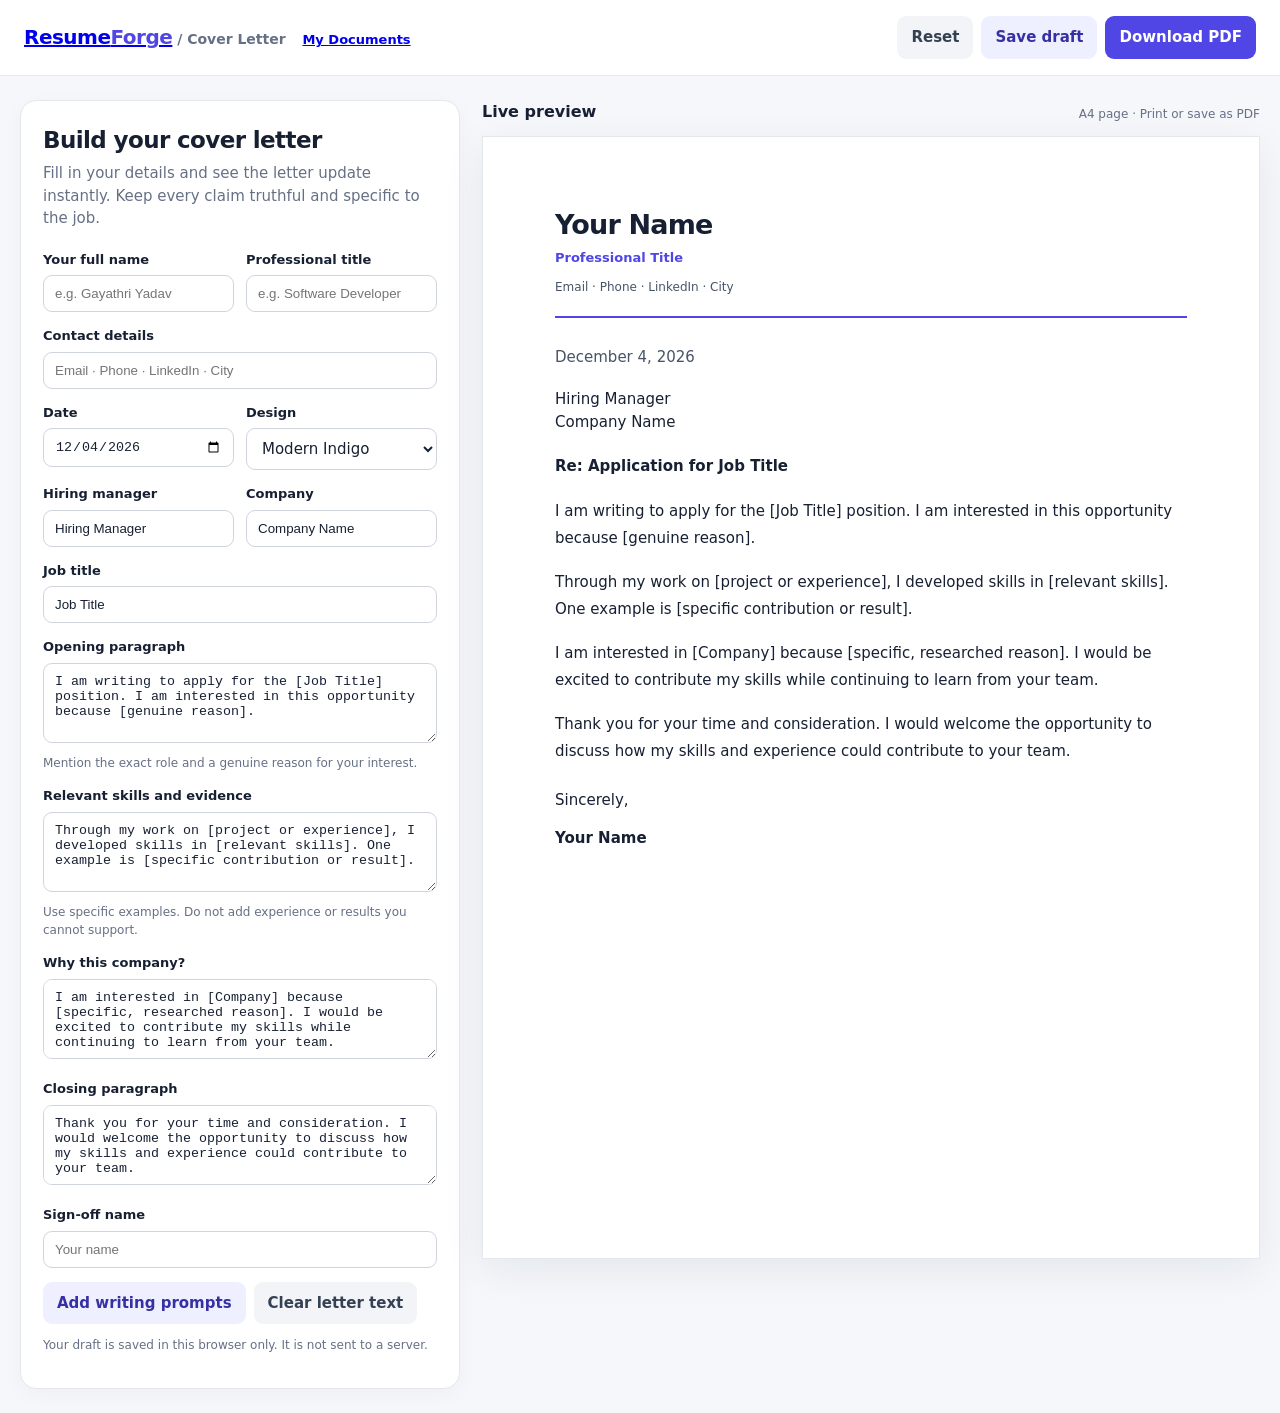
<file: coverletter.html>
<!doctype html>
<html lang="en">
<head>
<meta charset="utf-8"><meta name="viewport" content="width=device-width,initial-scale=1">
<title>ResumeForge — Cover Letter Builder</title>
<style>
:root{--ink:#172033;--muted:#667085;--brand:#4f46e5;--line:#e5e7eb;--paper:#fff;--bg:#f5f7fb}*{box-sizing:border-box}body{margin:0;background:var(--bg);color:var(--ink);font:15px/1.5 Inter,system-ui,-apple-system,Segoe UI,Arial,sans-serif}header{background:#fff;border-bottom:1px solid var(--line);padding:16px 24px;display:flex;align-items:center;justify-content:space-between;gap:12px;position:sticky;top:0;z-index:3}.logo{font-weight:800;font-size:20px;letter-spacing:-.5px}.logo span{color:var(--brand)}.actions{display:flex;gap:8px;flex-wrap:wrap}button,select{font:inherit}button{border:0;border-radius:9px;padding:10px 14px;cursor:pointer;font-weight:650}.primary{background:var(--brand);color:#fff}.secondary{background:#eef0ff;color:#3730a3}.ghost{background:#f2f4f7;color:#344054}.layout{max-width:1450px;margin:24px auto;padding:0 20px;display:grid;grid-template-columns:minmax(320px,440px) minmax(0,1fr);gap:22px}.panel{background:#fff;border:1px solid var(--line);border-radius:16px;padding:22px;box-shadow:0 6px 22px #10182808}.panel h1{font-size:23px;margin:0 0 5px;letter-spacing:-.6px}.sub{color:var(--muted);margin:0 0 20px}.field{margin:0 0 14px}.field label{display:block;font-weight:650;font-size:13px;margin-bottom:6px}.field input,.field textarea,.field select{width:100%;border:1px solid #d0d5dd;border-radius:9px;padding:10px 11px;background:#fff;color:var(--ink);outline:none}.field input:focus,.field textarea:focus,.field select:focus{border-color:var(--brand);box-shadow:0 0 0 3px #4f46e51a}.field textarea{min-height:80px;resize:vertical}.two{display:grid;grid-template-columns:1fr 1fr;gap:12px}.hint{font-size:12px;color:var(--muted);margin-top:5px}.preview-wrap{min-width:0}.preview-head{display:flex;align-items:center;justify-content:space-between;gap:10px;margin:0 0 12px}.preview-head h2{font-size:16px;margin:0}.paper{background:var(--paper);width:min(100%,794px);min-height:1123px;margin:0 auto;padding:68px 72px;box-shadow:0 12px 40px #10182812;border:1px solid #e4e7ec;white-space:normal;overflow-wrap:anywhere}.letter-name{font-size:27px;font-weight:800;letter-spacing:-.8px;margin:0 0 3px}.letter-role{font-size:13px;color:var(--brand);font-weight:700;margin-bottom:10px}.contact{font-size:12px;color:#475467;padding-bottom:20px;border-bottom:2px solid var(--brand);margin-bottom:28px}.date{margin-bottom:20px;color:#475467}.recipient{margin-bottom:22px}.subject{font-weight:750;margin:0 0 20px}.bodycopy p{margin:0 0 17px;line-height:1.8}.signoff{margin-top:24px}.signoff strong{display:block;margin-top:16px}.theme-classic .letter-role{color:#333}.theme-classic .contact{border-color:#333}.theme-teal .letter-role{color:#0f766e}.theme-teal .contact{border-color:#0f766e}.theme-burgundy .letter-role{color:#9f1239}.theme-burgundy .contact{border-color:#9f1239}.theme-minimal .contact{border-bottom:1px solid #ddd}.theme-modern .paper{border-top:9px solid var(--brand)}.status{font-size:12px;color:var(--muted);text-align:center;margin:14px}.footer-note{font-size:12px;color:var(--muted);margin-top:12px}@media(max-width:950px){.layout{grid-template-columns:1fr}.paper{min-height:900px;padding:40px 32px}}@media(max-width:520px){header{padding:12px;align-items:flex-start;flex-direction:column}.layout{padding:0 10px;margin:12px auto}.panel{padding:16px}.two{grid-template-columns:1fr}.paper{padding:28px 22px;min-height:750px}.letter-name{font-size:23px}}@page{size:A4;margin:0} @media print{body{background:#fff}.no-print,header,.panel,.preview-head,.status{display:none!important}.layout{display:block;margin:0;padding:0;max-width:none}.preview-wrap{display:block}.paper{width:210mm;min-height:297mm;margin:0;border:0;box-shadow:none;padding:20mm 22mm;page-break-after:avoid}.letter-name{font-size:24pt}.bodycopy p{line-height:1.65}}
</style></head>
<body>
<header><div><a class="logo" href="index.html">Resume<span>Forge</span></a> <span style="color:#667085;font-weight:600;font-size:14px">/ Cover Letter</span> <a href="my-documents.html" style="margin-left:12px;font-weight:700;font-size:13px">My Documents</a></div><div class="actions no-print"><button class="ghost" id="resetBtn">Reset</button><button class="secondary" id="saveBtn">Save draft</button><button class="primary" id="printBtn">Download PDF</button></div></header>
<main class="layout">
<section class="panel no-print"><h1>Build your cover letter</h1><p class="sub">Fill in your details and see the letter update instantly. Keep every claim truthful and specific to the job.</p>
<div class="two"><div class="field"><label for="name">Your full name</label><input id="name" placeholder="e.g. Gayathri Yadav"></div><div class="field"><label for="role">Professional title</label><input id="role" placeholder="e.g. Software Developer"></div></div>
<div class="field"><label for="contact">Contact details</label><input id="contact" placeholder="Email · Phone · LinkedIn · City"></div>
<div class="two"><div class="field"><label for="date">Date</label><input id="date" type="date"></div><div class="field"><label for="theme">Design</label><select id="theme"><option value="modern">Modern Indigo</option><option value="classic">Classic Black</option><option value="teal">Professional Teal</option><option value="burgundy">Elegant Burgundy</option><option value="minimal">Minimal</option></select></div></div>
<div class="two"><div class="field"><label for="hiring">Hiring manager</label><input id="hiring" placeholder="Hiring Manager"></div><div class="field"><label for="company">Company</label><input id="company" placeholder="Company name"></div></div>
<div class="field"><label for="job">Job title</label><input id="job" placeholder="e.g. Junior Software Engineer"></div>
<div class="field"><label for="opening">Opening paragraph</label><textarea id="opening" placeholder="Why are you applying, and what interests you about this role?"></textarea><div class="hint">Mention the exact role and a genuine reason for your interest.</div></div>
<div class="field"><label for="evidence">Relevant skills and evidence</label><textarea id="evidence" placeholder="Describe 1–2 relevant projects, skills, or achievements."></textarea><div class="hint">Use specific examples. Do not add experience or results you cannot support.</div></div>
<div class="field"><label for="fit">Why this company?</label><textarea id="fit" placeholder="Connect your interests to the company, product, mission, or team."></textarea></div>
<div class="field"><label for="closing">Closing paragraph</label><textarea id="closing" placeholder="Thank them and express interest in discussing your application."></textarea></div>
<div class="field"><label for="sign">Sign-off name</label><input id="sign" placeholder="Your name"></div>
<div class="actions"><button class="secondary" id="starterBtn">Add writing prompts</button><button class="ghost" id="clearBtn">Clear letter text</button></div><p class="footer-note">Your draft is saved in this browser only. It is not sent to a server.</p></section>
<section class="preview-wrap"><div class="preview-head no-print"><h2>Live preview</h2><span class="hint">A4 page · Print or save as PDF</span></div><article class="paper theme-modern" id="paper"><h1 class="letter-name" id="pName">Your Name</h1><div class="letter-role" id="pRole">Professional Title</div><div class="contact" id="pContact">Email · Phone · LinkedIn · City</div><div class="date" id="pDate"></div><div class="recipient"><div id="pHiring">Hiring Manager</div><div id="pCompany">Company Name</div></div><div class="subject" id="pSubject">Re: Application for Job Title</div><div class="bodycopy"><p id="pOpening">Dear Hiring Manager,</p><p id="pEvidence">I am interested in the role and would welcome the opportunity to contribute relevant skills and experience.</p><p id="pFit">I am particularly interested in your team and the work your company does.</p><p id="pClosing">Thank you for considering my application. I would welcome the opportunity to discuss how my background aligns with the role.</p></div><div class="signoff">Sincerely,<strong id="pSign">Your Name</strong></div></article><div class="status" id="status" aria-live="polite"></div></section>
</main>
<script>
(()=>{const ids=['name','role','contact','date','theme','hiring','company','job','opening','evidence','fit','closing','sign'];const $=id=>document.getElementById(id);const defaults={name:'',role:'',contact:'',date:new Date().toISOString().slice(0,10),theme:'modern',hiring:'Hiring Manager',company:'Company Name',job:'Job Title',opening:'I am writing to apply for the [Job Title] position. I am interested in this opportunity because [genuine reason].',evidence:'Through my work on [project or experience], I developed skills in [relevant skills]. One example is [specific contribution or result].',fit:'I am interested in [Company] because [specific, researched reason]. I would be excited to contribute my skills while continuing to learn from your team.',closing:'Thank you for your time and consideration. I would welcome the opportunity to discuss how my skills and experience could contribute to your team.',sign:''};function val(id,fallback){return $(id).value.trim()||fallback}function fmtDate(v){if(!v)return '';const d=new Date(v+'T00:00:00');return d.toLocaleDateString(undefined,{year:'numeric',month:'long',day:'numeric'})}function update(){const name=val('name','Your Name'),role=val('role','Professional Title'),contact=val('contact','Email · Phone · LinkedIn · City'),hiring=val('hiring','Hiring Manager'),company=val('company','Company Name'),job=val('job','Job Title');$('pName').textContent=name;$('pRole').textContent=role;$('pContact').textContent=contact;$('pDate').textContent=fmtDate($('date').value);$('pHiring').textContent=hiring;$('pCompany').textContent=company;$('pSubject').textContent='Re: Application for '+job;$('pOpening').textContent=val('opening','I am writing to apply for the '+job+' position.');$('pEvidence').textContent=val('evidence','I would bring relevant skills and a willingness to learn.');$('pFit').textContent=val('fit','I am interested in the work your company does and the opportunity to contribute.');$('pClosing').textContent=val('closing','Thank you for considering my application. I would welcome the opportunity to discuss my application.');$('pSign').textContent=val('sign',name==='Your Name'?'Your Name':name);$('paper').className='paper theme-'+$('theme').value;}
ids.forEach(id=>$(id).addEventListener('input',update));$('printBtn').addEventListener('click',()=>window.print());$('saveBtn').addEventListener('click',()=>{try{const data={};ids.forEach(id=>data[id]=$(id).value);localStorage.setItem('resumeforge-cover-letter-v1',JSON.stringify(data));$('status').textContent='Draft saved in this browser.'}catch(e){$('status').textContent='Could not save draft in this browser.'}});$('resetBtn').addEventListener('click',()=>{if(!confirm('Reset all cover letter fields?'))return;ids.forEach(id=>$(id).value=defaults[id]??'');update();$('status').textContent='Fields reset.'});$('clearBtn').addEventListener('click',()=>{['opening','evidence','fit','closing'].forEach(id=>$(id).value='');update()});$('starterBtn').addEventListener('click',()=>{['opening','evidence','fit','closing'].forEach(id=>{if(!$(id).value.trim())$(id).value=defaults[id]});update();$('status').textContent='Writing prompts added. Replace bracketed prompts with your real details.'});try{const saved=JSON.parse(localStorage.getItem('resumeforge-cover-letter-v1')||'null');if(saved)ids.forEach(id=>{if(saved[id]!==undefined)$(id).value=saved[id]});else ids.forEach(id=>{if(defaults[id]!==undefined)$(id).value=defaults[id]});}catch(e){}update();})();
</script></body></html>
</file>
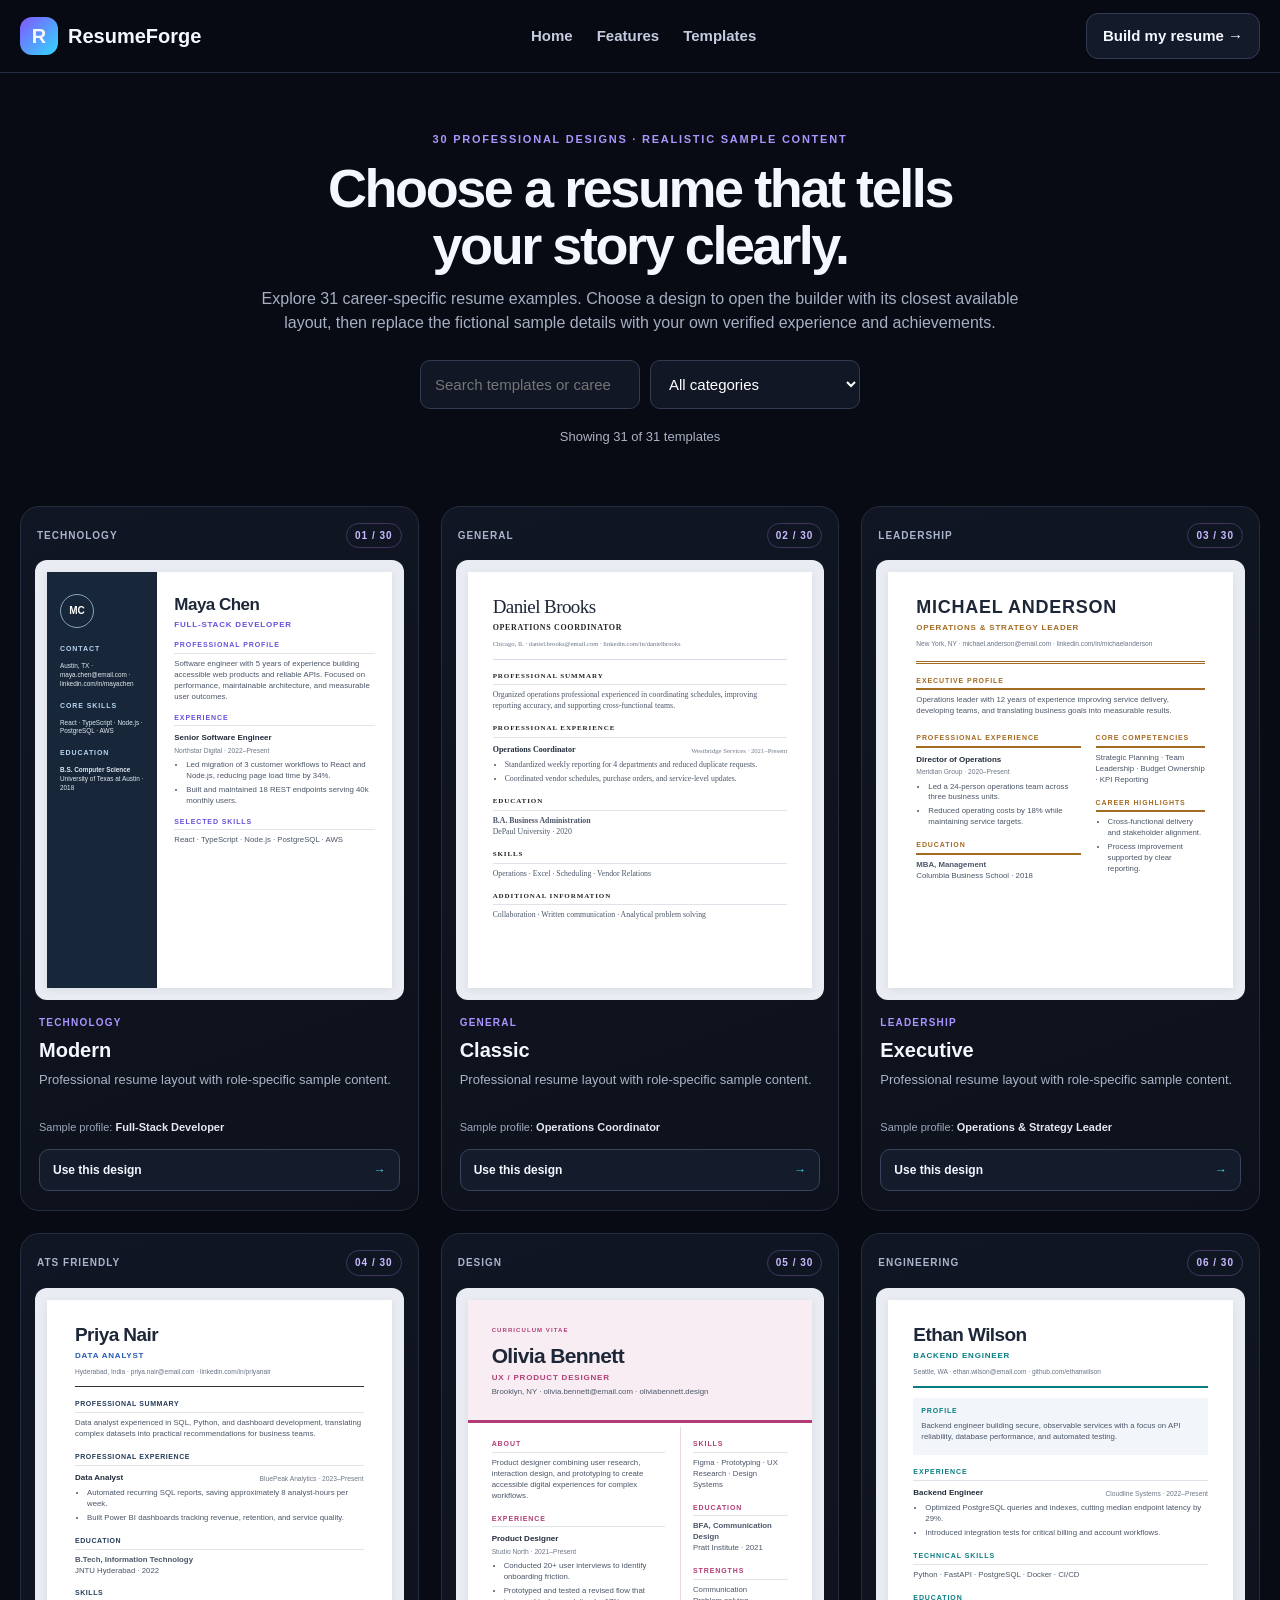
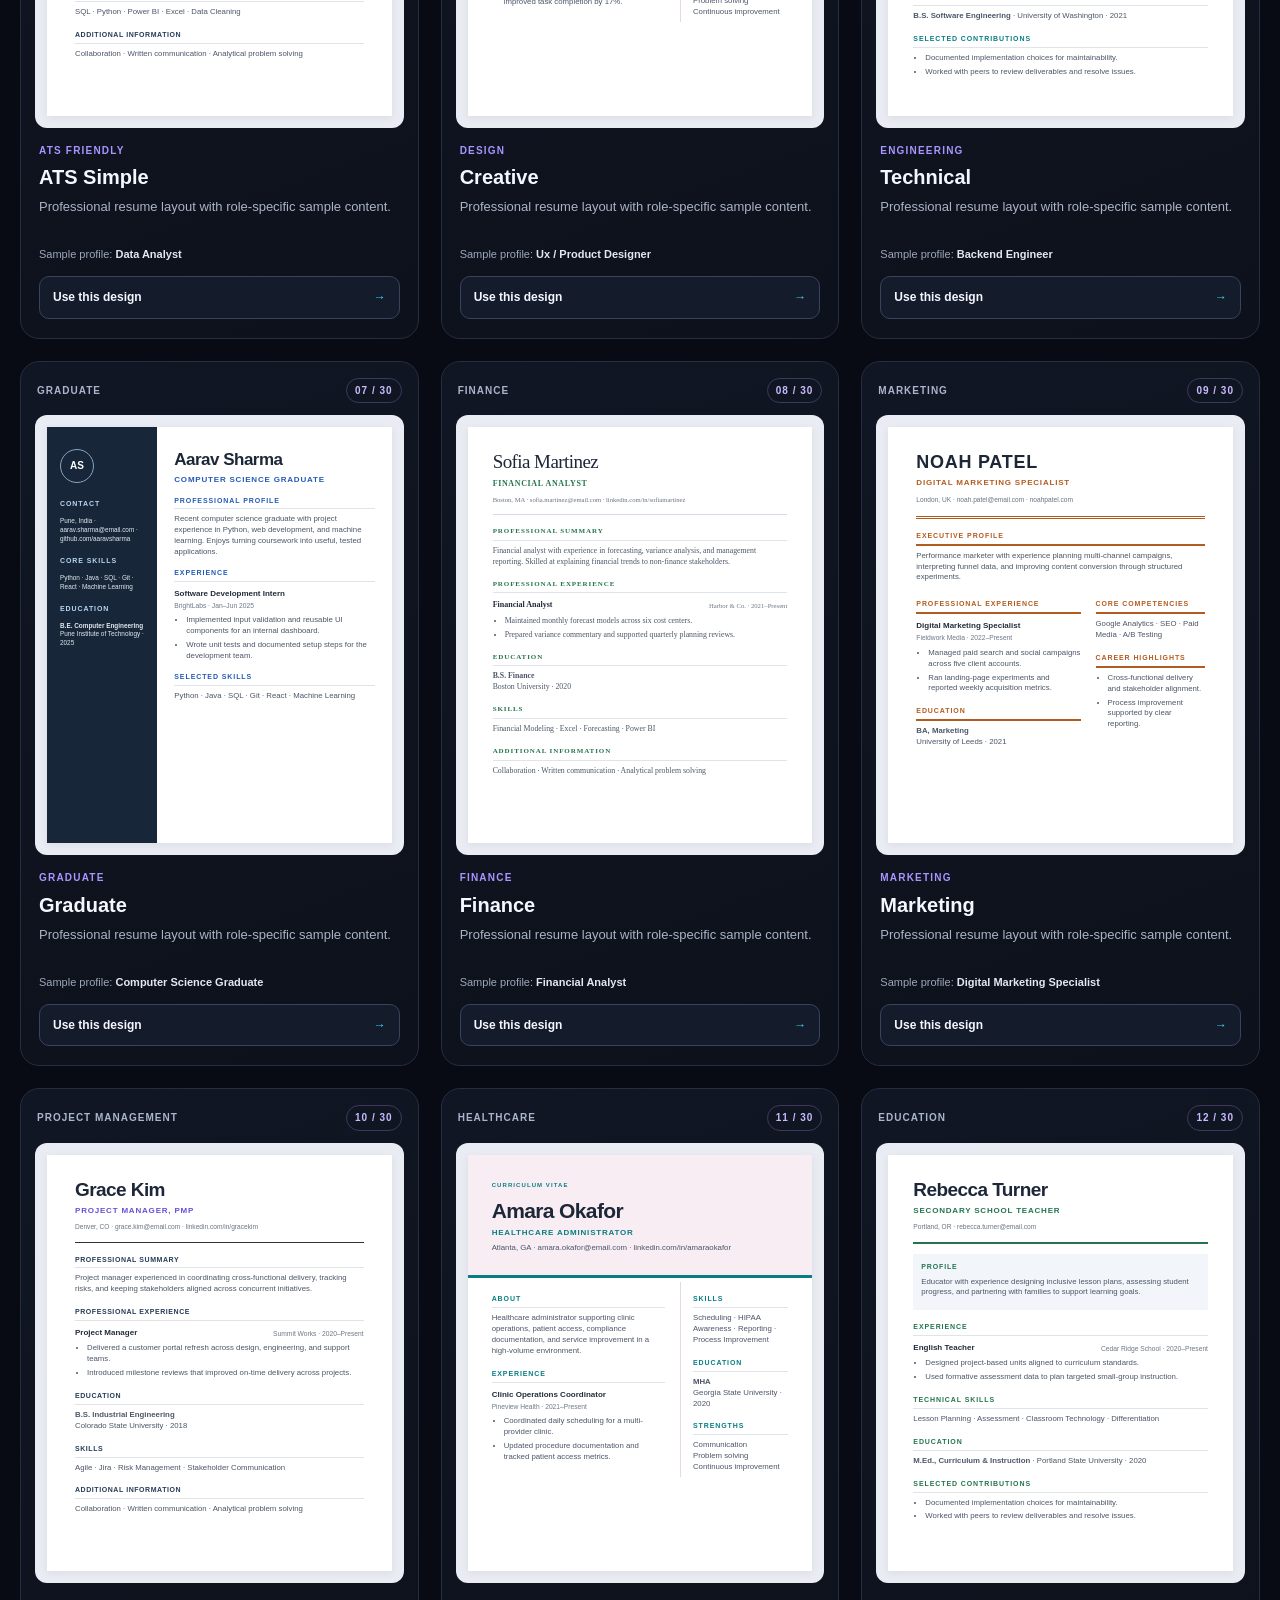
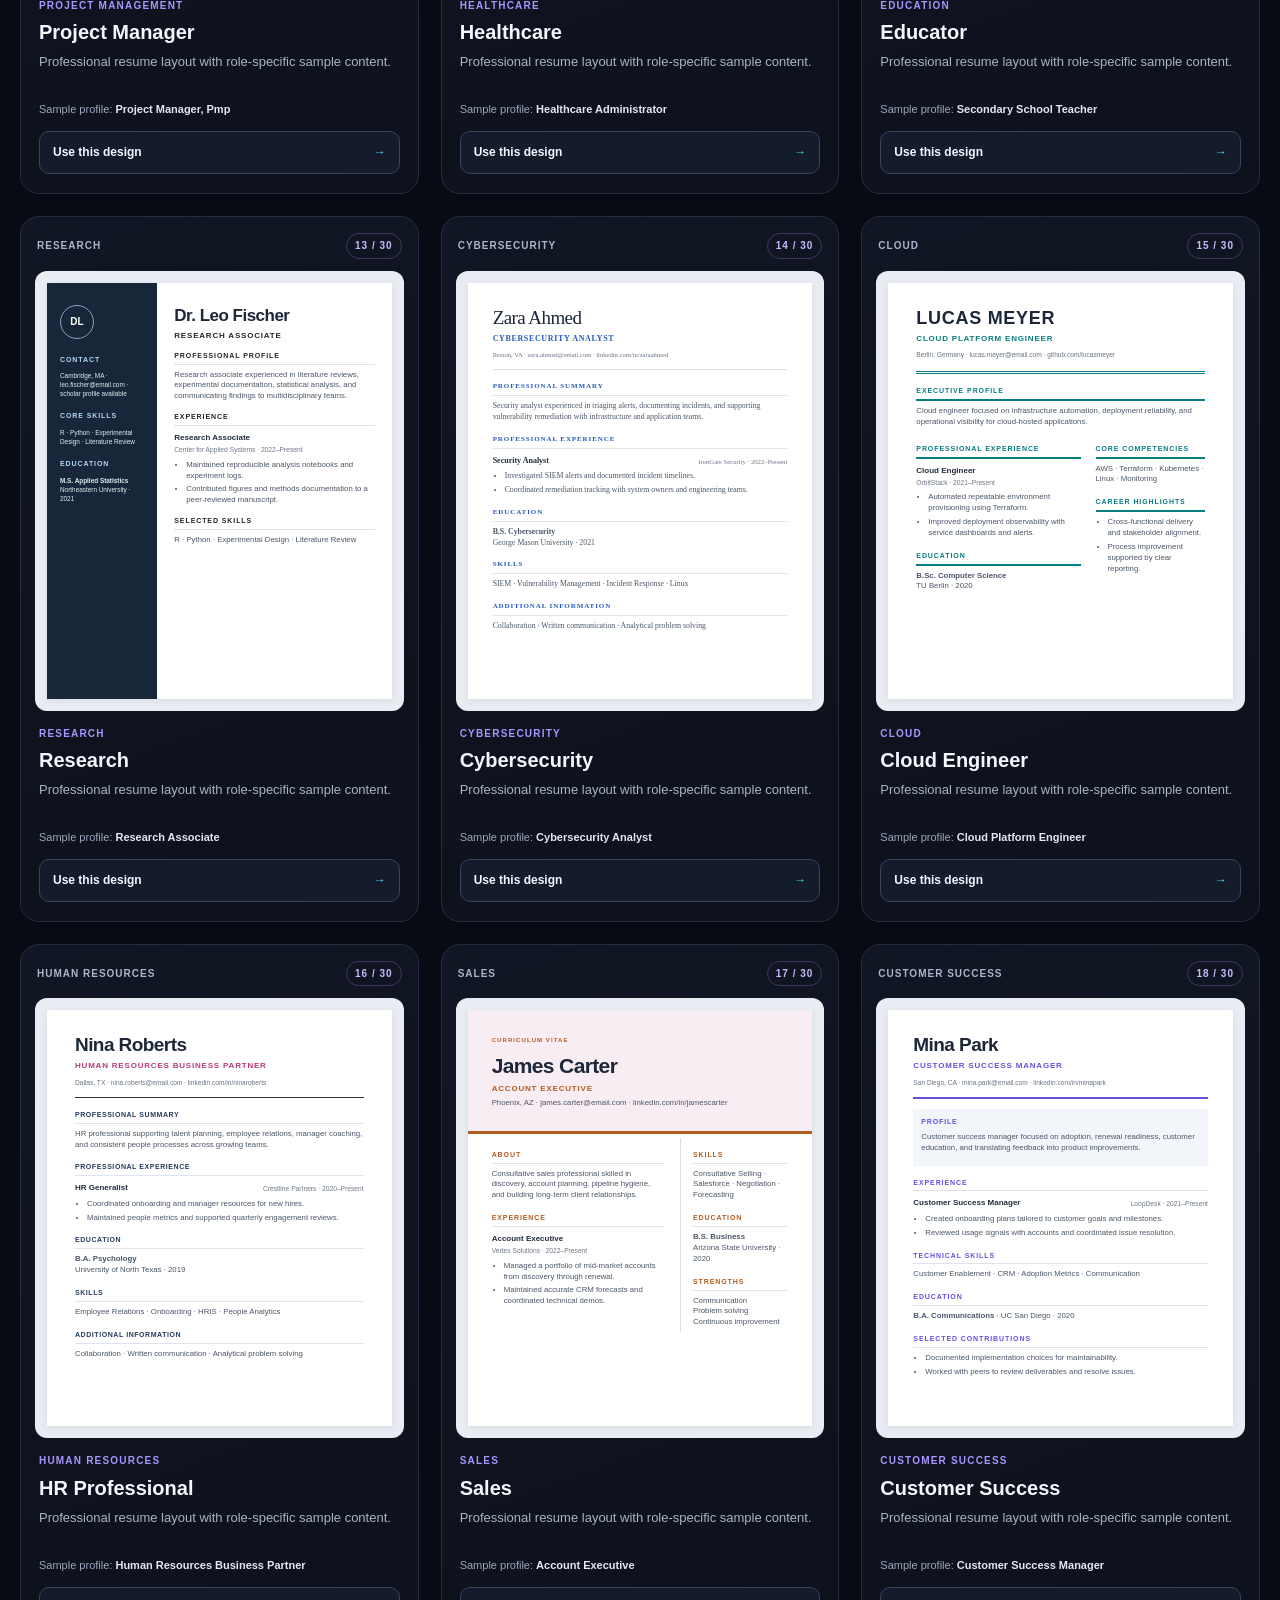
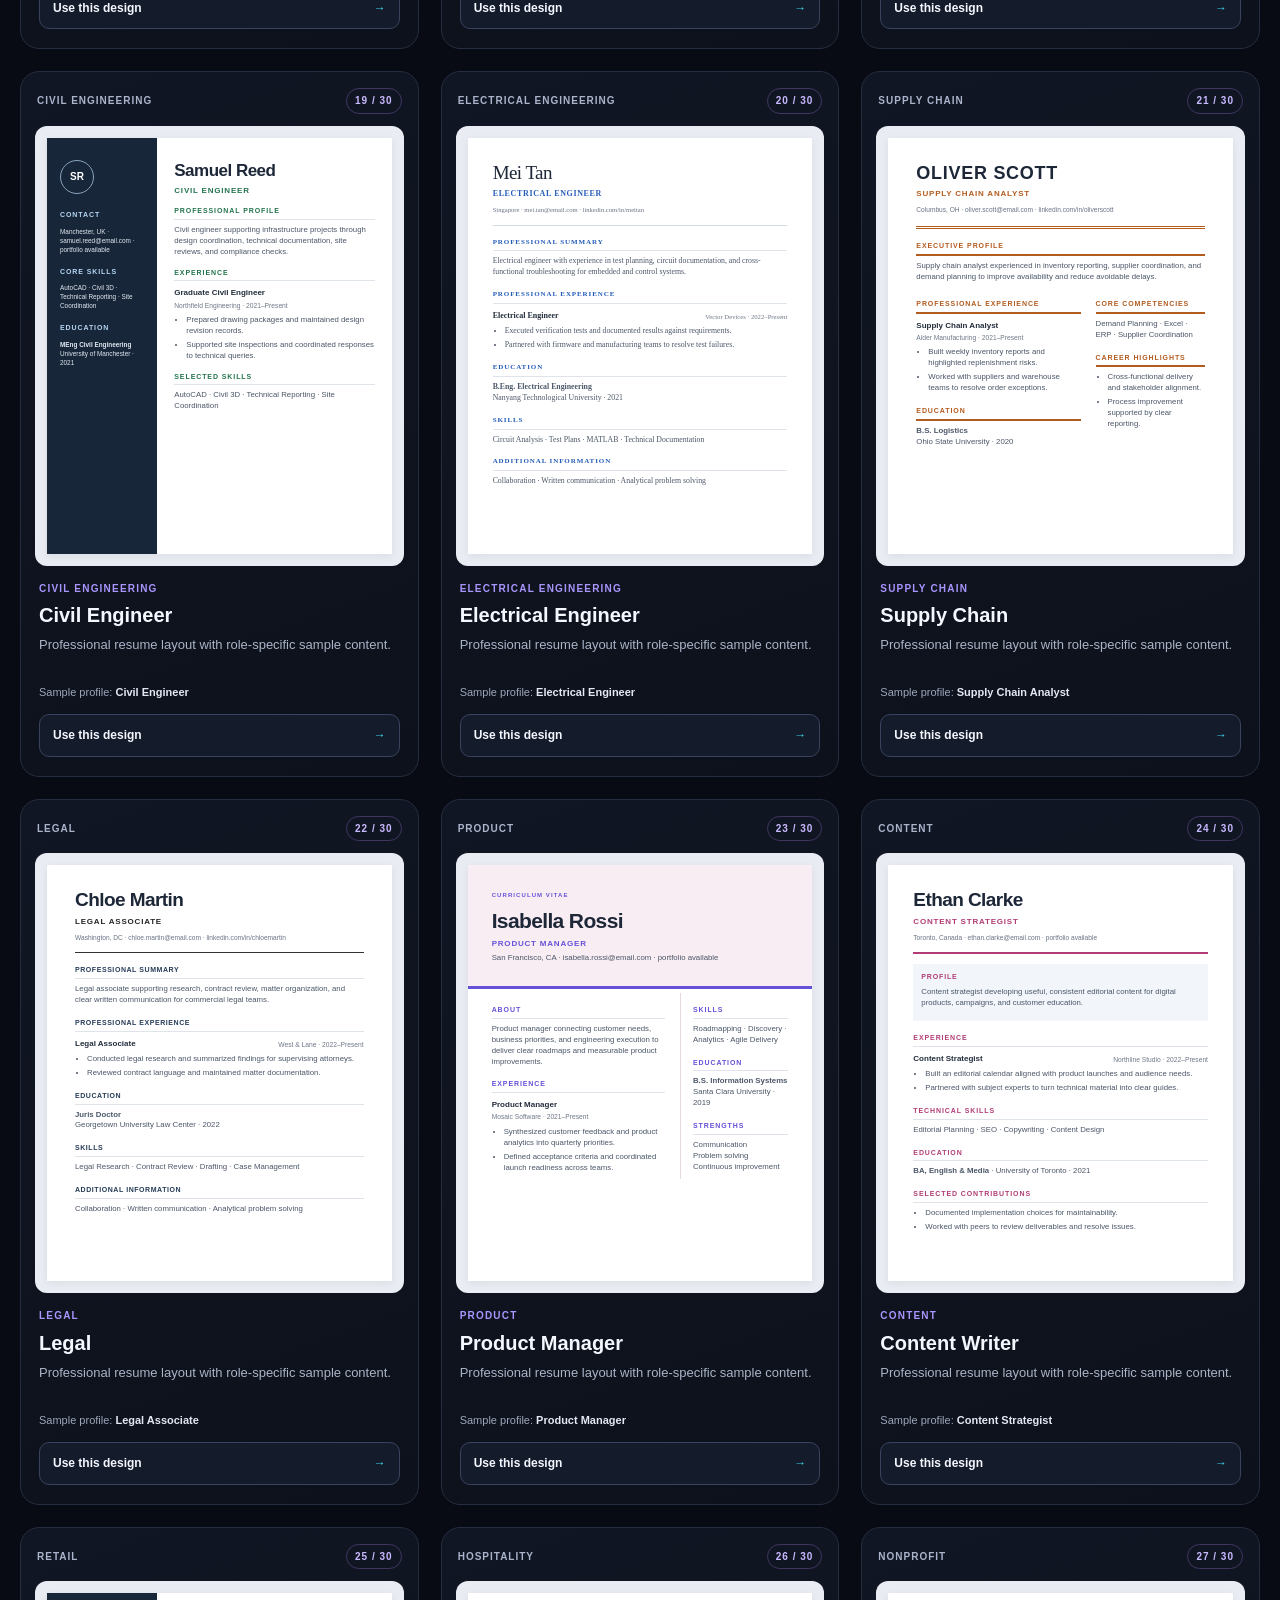
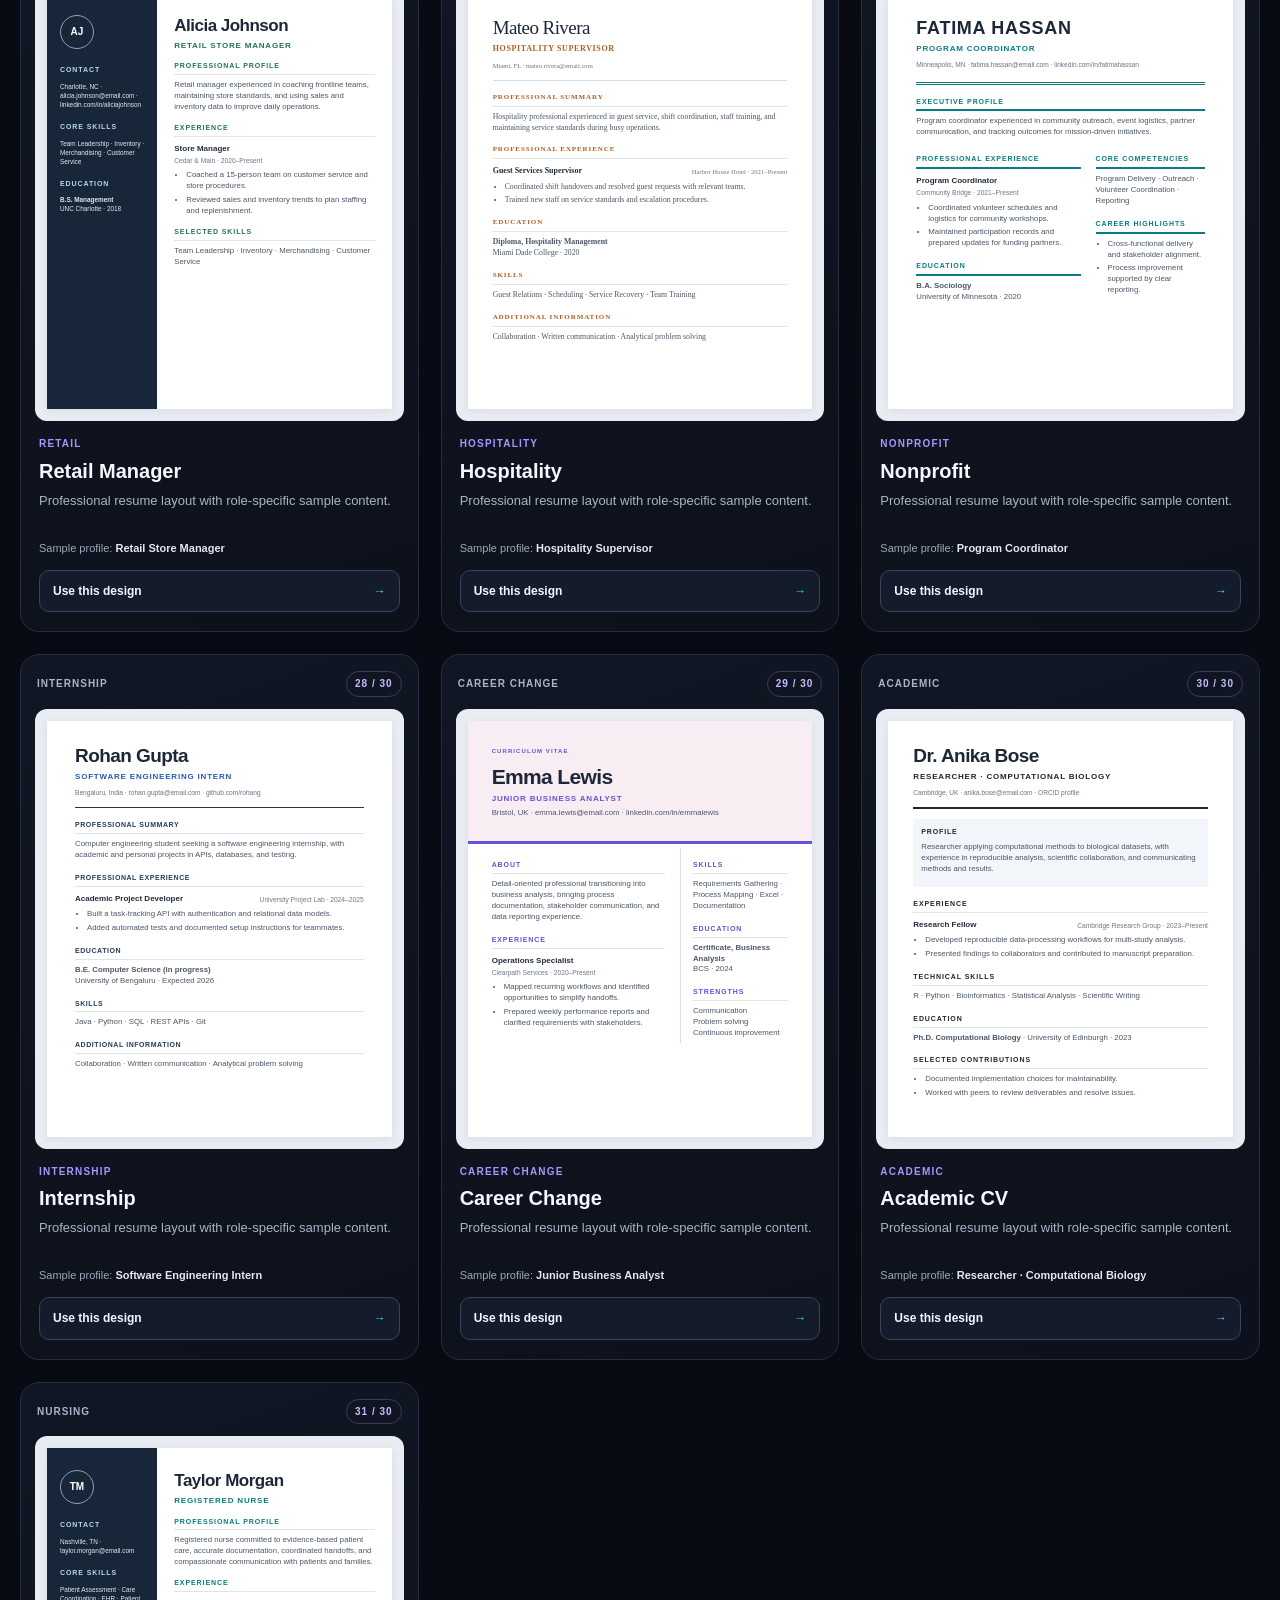
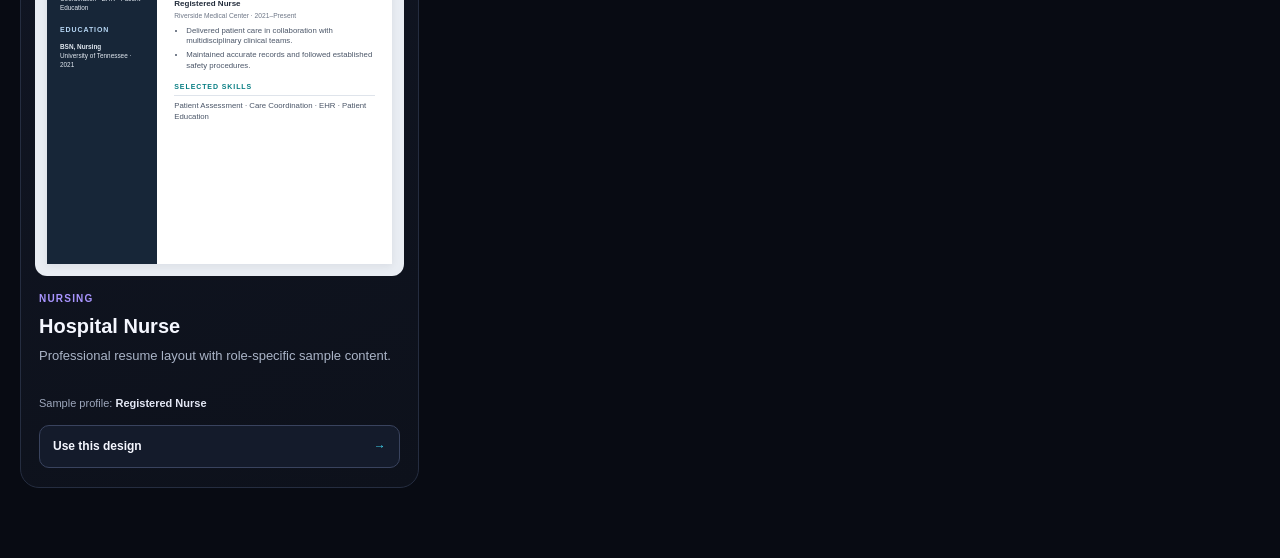
<file: templates.html>
<!DOCTYPE html>
<html lang="en"><head><meta charset="utf-8"/><meta content="width=device-width, initial-scale=1" name="viewport"/><title>ResumeForge — Professional Resume Templates</title><meta content="Browse 30 professional resume layouts with realistic career-specific sample content." name="description"/><style>
:root{--bg:#080b13;--panel:#101522;--line:#252d40;--text:#f5f7ff;--muted:#a6afc3;--purple:#8b6cff;--cyan:#35d9ef}*{box-sizing:border-box}body{margin:0;background:var(--bg);color:var(--text);font:15px/1.55 Inter,Arial,sans-serif}a{color:inherit;text-decoration:none}.container{width:min(1320px,calc(100% - 40px));margin:auto}.nav{position:sticky;top:0;z-index:5;background:rgba(8,11,19,.94);backdrop-filter:blur(16px);border-bottom:1px solid var(--line)}.nav-inner{height:72px;display:flex;align-items:center;justify-content:space-between;gap:20px}.brand{font-weight:850;font-size:20px;display:flex;gap:10px;align-items:center}.logo{display:grid;place-items:center;width:38px;height:38px;border-radius:12px;background:linear-gradient(135deg,#8057ff,#32d9ff);font-weight:900}.navlinks{display:flex;gap:24px;color:#c5cbe0;font-weight:650}.btn{display:inline-block;border:1px solid #333c53;border-radius:12px;padding:10px 16px;background:#131a2a;font-weight:750}.hero{text-align:center;padding:58px 0 32px}.eyebrow{color:#a996ff;font-size:11px;letter-spacing:.16em;font-weight:900}.hero h1{font-size:clamp(32px,4.5vw,54px);letter-spacing:-.045em;line-height:1.06;margin:12px 0}.hero p{max-width:760px;margin:0 auto;color:var(--muted);font-size:16px}.tools{display:flex;justify-content:center;gap:10px;flex-wrap:wrap;margin:24px auto 18px}.tools input,.tools select{background:#111725;color:#fff;border:1px solid #333b50;border-radius:10px;padding:12px 14px;font:inherit;min-width:210px}.count{color:#aab2c5;text-align:center;margin:8px 0 26px;font-size:13px}.grid{display:grid;grid-template-columns:repeat(3,minmax(0,1fr));gap:22px;padding-bottom:70px}.template-card{background:linear-gradient(160deg,#111624,#0d111b);border:1px solid var(--line);border-radius:19px;padding:14px;min-width:0;transition:.2s}.template-card:hover{transform:translateY(-3px);border-color:#555078}.card-top{display:flex;align-items:center;justify-content:space-between;padding:2px 2px 12px;color:#aab4cb;font-size:10px;font-weight:900;letter-spacing:.1em;text-transform:uppercase}.number{border:1px solid #40365f;border-radius:99px;padding:4px 8px;color:#c9baff}.preview-shell{height:440px;background:#e9edf3;border-radius:12px;padding:12px;overflow:hidden}.resume-paper{height:100%;background:#fff;color:#202b3c;padding:24px 25px;font:7.8px/1.4 Arial,sans-serif;overflow:hidden;box-shadow:0 2px 8px #10152212}.resume-paper h2{font-size:19px;line-height:1.12;letter-spacing:-.03em;margin:0;color:#1d2738}.resume-paper .jobtitle{font-size:8px;font-weight:800;letter-spacing:.1em;margin-top:5px;color:var(--accent,#6d55db)}.resume-paper header{padding-bottom:10px;border-bottom:1px solid #d6dce5;margin-bottom:10px}.resume-paper header p{font-size:6.6px;color:#697386;margin:6px 0 0}.resume-paper h4{font-size:7px;letter-spacing:.13em;margin:12px 0 5px;color:var(--accent,#6d55db);border-bottom:1px solid #dfe4eb;padding-bottom:3px}.resume-paper p{margin:4px 0;color:#4b5668}.resume-paper .job{margin:6px 0}.resume-paper .job b{display:block;font-size:8px;color:#222c3b}.resume-paper small{display:block;font-size:6.7px;color:#6e7787;margin-top:2px}.resume-paper ul{padding-left:12px;margin:5px 0;color:#4b5668}.resume-paper li{margin:3px 0}.resume-paper .jobrow{display:flex;justify-content:space-between;gap:8px}.resume-paper .jobrow small{text-align:right;max-width:48%}.resume-paper .columns{display:grid;grid-template-columns:1.5fr 1fr;gap:15px}.accent-purple{--accent:#6651d9}.accent-black{--accent:#252525}.accent-gold{--accent:#a46b22}.accent-blue{--accent:#245bb7}.accent-pink{--accent:#b23d76}.accent-teal{--accent:#087e83}.accent-green{--accent:#24754e}.accent-orange{--accent:#b35c20}.layout-sidebar{display:grid;grid-template-columns:32% 68%;padding:0}.layout-sidebar aside{background:#172638;color:#fff;padding:22px 13px}.layout-sidebar aside .initials{width:34px;height:34px;border:1px solid #8aa3bd;border-radius:50%;display:grid;place-items:center;font-size:10px;font-weight:bold;margin-bottom:16px}.layout-sidebar aside h4{color:#b6d6f4;border:0;margin-top:12px}.layout-sidebar aside p{color:#e3eaf2;font-size:6.4px;overflow-wrap:anywhere}.layout-sidebar article{padding:23px 17px}.layout-sidebar article h2{font-size:17px}.layout-sidebar article h4{margin-top:10px}.layout-classic{font-family:Georgia,serif}.layout-classic h2{font-family:Georgia,serif;font-weight:500}.layout-classic .jobtitle{letter-spacing:.08em}.layout-executive{padding:25px 28px}.layout-executive header{border-bottom:3px double var(--accent);padding-bottom:12px}.layout-executive h2{letter-spacing:.04em;font-size:18px}.layout-executive h4{border-bottom:2px solid var(--accent)}.layout-ats{font-family:Arial,sans-serif;padding:24px 28px}.layout-ats header{border-bottom:1px solid #333}.layout-ats h4{color:#263c59;letter-spacing:.08em}.layout-creative{padding:0}.creative-top{padding:25px 24px 18px;background:#f8edf3;border-bottom:3px solid var(--accent)}.creative-top span{font-size:6px;letter-spacing:.18em;color:var(--accent);font-weight:900}.creative-top h2{font-size:21px;margin-top:8px}.creative-grid{padding:4px 24px;display:grid;grid-template-columns:1.6fr 1fr;gap:15px}.creative-grid aside{border-left:1px solid #e6d9e1;padding-left:12px}.layout-technical{font-family:Arial,sans-serif}.layout-technical header{border-bottom:2px solid var(--accent)}.layout-technical .tech-summary{background:#f2f6fb;padding:8px;margin:8px 0}.layout-technical .tech-summary b{font-size:7px;color:var(--accent);letter-spacing:.12em}.layout-technical h4{color:var(--accent)}.card-info{padding:15px 4px 5px}.tag{font-size:10px;color:#a995ff;font-weight:900;letter-spacing:.12em}.card-info h2{font-size:20px;margin:4px 0}.card-info p{margin:4px 0;color:#aab4c7;font-size:13px;min-height:40px}.sample-role{font-size:11px;color:#9da7bc;margin:9px 0}.sample-role strong{color:#e4e8f5}.use-template{display:flex;justify-content:space-between;align-items:center;margin-top:13px;padding:11px 13px;border:1px solid #39435e;border-radius:10px;background:#141b2b;font-weight:800;font-size:12px}.use-template span{color:#43d7f3}.use-template:hover{border-color:#8b6cff}.empty{display:none;text-align:center;padding:40px;color:#adb5c7;grid-column:1/-1}@media(max-width:1000px){.grid{grid-template-columns:repeat(2,minmax(0,1fr))}.navlinks{gap:12px}}@media(max-width:680px){.container{width:calc(100% - 24px)}.navlinks{display:none}.grid{grid-template-columns:1fr}.preview-shell{height:450px}.hero{padding-top:38px}.tools input,.tools select{width:100%}}
</style></head><body><header class="nav"><div class="container nav-inner"><a class="brand" href="index.html"><span class="logo">R</span>ResumeForge</a><nav class="navlinks"><a href="index.html">Home</a><a href="index.html#features">Features</a><a aria-current="page" href="templates.html">Templates</a></nav><a class="btn" href="builder.html">Build my resume →</a></div></header><main class="container"><section class="hero"><div class="eyebrow">30 PROFESSIONAL DESIGNS · REALISTIC SAMPLE CONTENT</div><h1>Choose a resume that tells<br/>your story clearly.</h1><p>Explore 31 career-specific resume examples. Choose a design to open the builder with its closest available layout, then replace the fictional sample details with your own verified experience and achievements.</p><div class="tools"><input aria-label="Search templates" id="search" placeholder="Search templates or careers…" type="search"/><select aria-label="Filter by category" id="category"><option value="all">All categories</option><option>Technology</option><option>ATS Friendly</option><option>Design</option><option>Graduate</option><option>Finance</option><option>Marketing</option><option>Project Management</option><option>Healthcare</option><option>Education</option><option>Research</option><option>Cybersecurity</option><option>Cloud</option><option>Human Resources</option><option>Sales</option><option>Customer Success</option><option>Civil Engineering</option><option>Electrical Engineering</option><option>Supply Chain</option><option>Legal</option><option>Product</option><option>Content</option><option>Retail</option><option>Hospitality</option><option>Nonprofit</option><option>Internship</option><option>Career Change</option><option>Academic</option><option>Nursing</option><option>Leadership</option><option>General</option></select></div><div class="count" id="count">Showing 31 of 31 templates</div></section><section class="grid" id="grid"><article class="template-card" data-category="technology" data-name="modern"><div class="card-top"><span class="category">Technology</span><span class="number">01 / 30</span></div><div class="preview-shell"><div class="resume-paper layout-sidebar accent-purple"><aside><div class="initials">MC</div><h4>CONTACT</h4><p>Austin, TX · maya.chen@email.com · linkedin.com/in/mayachen</p><h4>CORE SKILLS</h4><p>React · TypeScript · Node.js · PostgreSQL · AWS</p><h4>EDUCATION</h4><p><b>B.S. Computer Science</b><br/>University of Texas at Austin · 2018</p></aside><article><h2>Maya Chen</h2><div class="jobtitle">FULL-STACK DEVELOPER</div><h4>PROFESSIONAL PROFILE</h4><p>Software engineer with 5 years of experience building accessible web products and reliable APIs. Focused on performance, maintainable architecture, and measurable user outcomes.</p><h4>EXPERIENCE</h4><div class="job"><b>Senior Software Engineer</b><small>Northstar Digital · 2022–Present</small><ul><li>Led migration of 3 customer workflows to React and Node.js, reducing page load time by 34%.</li><li>Built and maintained 18 REST endpoints serving 40k monthly users.</li></ul></div><h4>SELECTED SKILLS</h4><p>React · TypeScript · Node.js · PostgreSQL · AWS</p></article></div></div><div class="card-info"><div class="tag">TECHNOLOGY</div><h2>Modern</h2><p>Professional resume layout with role-specific sample content.</p><div class="sample-role">Sample profile: <strong>Full-Stack Developer</strong></div><a aria-label="Use Modern template" class="use-template" data-builder-template="sidepanel" href="builder.html?template=sidepanel">Use this design <span>→</span></a></div></article><article class="template-card" data-category="general" data-name="classic"><div class="card-top"><span class="category">General</span><span class="number">02 / 30</span></div><div class="preview-shell"><div class="resume-paper layout-classic accent-black"><header><h2>Daniel Brooks</h2><div class="jobtitle">OPERATIONS COORDINATOR</div><p>Chicago, IL · daniel.brooks@email.com · linkedin.com/in/danielbrooks</p></header><h4>PROFESSIONAL SUMMARY</h4><p>Organized operations professional experienced in coordinating schedules, improving reporting accuracy, and supporting cross-functional teams.</p><h4>PROFESSIONAL EXPERIENCE</h4><div class="job"><div class="jobrow"><b>Operations Coordinator</b><small>Westbridge Services · 2021–Present</small></div><ul><li>Standardized weekly reporting for 4 departments and reduced duplicate requests.</li><li>Coordinated vendor schedules, purchase orders, and service-level updates.</li></ul></div><h4>EDUCATION</h4><p><b>B.A. Business Administration</b><br/>DePaul University · 2020</p><h4>SKILLS</h4><p>Operations · Excel · Scheduling · Vendor Relations</p><h4>ADDITIONAL INFORMATION</h4><p>Collaboration · Written communication · Analytical problem solving</p></div></div><div class="card-info"><div class="tag">GENERAL</div><h2>Classic</h2><p>Professional resume layout with role-specific sample content.</p><div class="sample-role">Sample profile: <strong>Operations Coordinator</strong></div><a aria-label="Use Classic template" class="use-template" data-builder-template="classic" href="builder.html?template=classic">Use this design <span>→</span></a></div></article><article class="template-card" data-category="leadership" data-name="executive"><div class="card-top"><span class="category">Leadership</span><span class="number">03 / 30</span></div><div class="preview-shell"><div class="resume-paper layout-executive accent-gold"><header><h2>MICHAEL ANDERSON</h2><div class="jobtitle">OPERATIONS &amp; STRATEGY LEADER</div><p>New York, NY · michael.anderson@email.com · linkedin.com/in/michaelanderson</p></header><h4>EXECUTIVE PROFILE</h4><p>Operations leader with 12 years of experience improving service delivery, developing teams, and translating business goals into measurable results.</p><div class="columns"><section><h4>PROFESSIONAL EXPERIENCE</h4><div class="job"><b>Director of Operations</b><small>Meridian Group · 2020–Present</small><ul><li>Led a 24-person operations team across three business units.</li><li>Reduced operating costs by 18% while maintaining service targets.</li></ul></div><h4>EDUCATION</h4><p><b>MBA, Management</b><br/>Columbia Business School · 2018</p></section><section><h4>CORE COMPETENCIES</h4><p>Strategic Planning · Team Leadership · Budget Ownership · KPI Reporting</p><h4>CAREER HIGHLIGHTS</h4><ul><li>Cross-functional delivery and stakeholder alignment.</li><li>Process improvement supported by clear reporting.</li></ul></section></div></div></div><div class="card-info"><div class="tag">LEADERSHIP</div><h2>Executive</h2><p>Professional resume layout with role-specific sample content.</p><div class="sample-role">Sample profile: <strong>Operations &amp; Strategy Leader</strong></div><a aria-label="Use Executive template" class="use-template" data-builder-template="corporate" href="builder.html?template=corporate">Use this design <span>→</span></a></div></article><article class="template-card" data-category="ats friendly" data-name="ats simple"><div class="card-top"><span class="category">ATS Friendly</span><span class="number">04 / 30</span></div><div class="preview-shell"><div class="resume-paper layout-ats accent-blue"><header><h2>Priya Nair</h2><div class="jobtitle">DATA ANALYST</div><p>Hyderabad, India · priya.nair@email.com · linkedin.com/in/priyanair</p></header><h4>PROFESSIONAL SUMMARY</h4><p>Data analyst experienced in SQL, Python, and dashboard development, translating complex datasets into practical recommendations for business teams.</p><h4>PROFESSIONAL EXPERIENCE</h4><div class="job"><div class="jobrow"><b>Data Analyst</b><small>BluePeak Analytics · 2023–Present</small></div><ul><li>Automated recurring SQL reports, saving approximately 8 analyst-hours per week.</li><li>Built Power BI dashboards tracking revenue, retention, and service quality.</li></ul></div><h4>EDUCATION</h4><p><b>B.Tech, Information Technology</b><br/>JNTU Hyderabad · 2022</p><h4>SKILLS</h4><p>SQL · Python · Power BI · Excel · Data Cleaning</p><h4>ADDITIONAL INFORMATION</h4><p>Collaboration · Written communication · Analytical problem solving</p></div></div><div class="card-info"><div class="tag">ATS FRIENDLY</div><h2>ATS Simple</h2><p>Professional resume layout with role-specific sample content.</p><div class="sample-role">Sample profile: <strong>Data Analyst</strong></div><a aria-label="Use ATS Simple template" class="use-template" data-builder-template="ats" href="builder.html?template=ats">Use this design <span>→</span></a></div></article><article class="template-card" data-category="design" data-name="creative"><div class="card-top"><span class="category">Design</span><span class="number">05 / 30</span></div><div class="preview-shell"><div class="resume-paper layout-creative accent-pink"><div class="creative-top"><span>CURRICULUM VITAE</span><h2>Olivia Bennett</h2><div class="jobtitle">UX / PRODUCT DESIGNER</div><p>Brooklyn, NY · olivia.bennett@email.com · oliviabennett.design</p></div><div class="creative-grid"><section><h4>ABOUT</h4><p>Product designer combining user research, interaction design, and prototyping to create accessible digital experiences for complex workflows.</p><h4>EXPERIENCE</h4><div class="job"><b>Product Designer</b><small>Studio North · 2021–Present</small><ul><li>Conducted 20+ user interviews to identify onboarding friction.</li><li>Prototyped and tested a revised flow that improved task completion by 17%.</li></ul></div></section><aside><h4>SKILLS</h4><p>Figma · Prototyping · UX Research · Design Systems</p><h4>EDUCATION</h4><p><b>BFA, Communication Design</b><br/>Pratt Institute · 2021</p><h4>STRENGTHS</h4><p>Communication<br/>Problem solving<br/>Continuous improvement</p></aside></div></div></div><div class="card-info"><div class="tag">DESIGN</div><h2>Creative</h2><p>Professional resume layout with role-specific sample content.</p><div class="sample-role">Sample profile: <strong>Ux / Product Designer</strong></div><a aria-label="Use Creative template" class="use-template" data-builder-template="creative" href="builder.html?template=creative">Use this design <span>→</span></a></div></article><article class="template-card" data-category="engineering" data-name="technical"><div class="card-top"><span class="category">Engineering</span><span class="number">06 / 30</span></div><div class="preview-shell"><div class="resume-paper layout-technical accent-teal"><header><h2>Ethan Wilson</h2><div class="jobtitle">BACKEND ENGINEER</div><p>Seattle, WA · ethan.wilson@email.com · github.com/ethanwilson</p></header><div class="tech-summary"><b>PROFILE</b><p>Backend engineer building secure, observable services with a focus on API reliability, database performance, and automated testing.</p></div><h4>EXPERIENCE</h4><div class="job"><div class="jobrow"><b>Backend Engineer</b><small>Cloudline Systems · 2022–Present</small></div><ul><li>Optimized PostgreSQL queries and indexes, cutting median endpoint latency by 29%.</li><li>Introduced integration tests for critical billing and account workflows.</li></ul></div><h4>TECHNICAL SKILLS</h4><p>Python · FastAPI · PostgreSQL · Docker · CI/CD</p><h4>EDUCATION</h4><p><b>B.S. Software Engineering</b> · University of Washington · 2021</p><h4>SELECTED CONTRIBUTIONS</h4><ul><li>Documented implementation choices for maintainability.</li><li>Worked with peers to review deliverables and resolve issues.</li></ul></div></div><div class="card-info"><div class="tag">ENGINEERING</div><h2>Technical</h2><p>Professional resume layout with role-specific sample content.</p><div class="sample-role">Sample profile: <strong>Backend Engineer</strong></div><a aria-label="Use Technical template" class="use-template" data-builder-template="tech" href="builder.html?template=tech">Use this design <span>→</span></a></div></article><article class="template-card" data-category="graduate" data-name="graduate"><div class="card-top"><span class="category">Graduate</span><span class="number">07 / 30</span></div><div class="preview-shell"><div class="resume-paper layout-sidebar accent-blue"><aside><div class="initials">AS</div><h4>CONTACT</h4><p>Pune, India · aarav.sharma@email.com · github.com/aaravsharma</p><h4>CORE SKILLS</h4><p>Python · Java · SQL · Git · React · Machine Learning</p><h4>EDUCATION</h4><p><b>B.E. Computer Engineering</b><br/>Pune Institute of Technology · 2025</p></aside><article><h2>Aarav Sharma</h2><div class="jobtitle">COMPUTER SCIENCE GRADUATE</div><h4>PROFESSIONAL PROFILE</h4><p>Recent computer science graduate with project experience in Python, web development, and machine learning. Enjoys turning coursework into useful, tested applications.</p><h4>EXPERIENCE</h4><div class="job"><b>Software Development Intern</b><small>BrightLabs · Jan–Jun 2025</small><ul><li>Implemented input validation and reusable UI components for an internal dashboard.</li><li>Wrote unit tests and documented setup steps for the development team.</li></ul></div><h4>SELECTED SKILLS</h4><p>Python · Java · SQL · Git · React · Machine Learning</p></article></div></div><div class="card-info"><div class="tag">GRADUATE</div><h2>Graduate</h2><p>Professional resume layout with role-specific sample content.</p><div class="sample-role">Sample profile: <strong>Computer Science Graduate</strong></div><a aria-label="Use Graduate template" class="use-template" data-builder-template="sidepanel" href="builder.html?template=sidepanel">Use this design <span>→</span></a></div></article><article class="template-card" data-category="finance" data-name="finance"><div class="card-top"><span class="category">Finance</span><span class="number">08 / 30</span></div><div class="preview-shell"><div class="resume-paper layout-classic accent-green"><header><h2>Sofia Martinez</h2><div class="jobtitle">FINANCIAL ANALYST</div><p>Boston, MA · sofia.martinez@email.com · linkedin.com/in/sofiamartinez</p></header><h4>PROFESSIONAL SUMMARY</h4><p>Financial analyst with experience in forecasting, variance analysis, and management reporting. Skilled at explaining financial trends to non-finance stakeholders.</p><h4>PROFESSIONAL EXPERIENCE</h4><div class="job"><div class="jobrow"><b>Financial Analyst</b><small>Harbor &amp; Co. · 2021–Present</small></div><ul><li>Maintained monthly forecast models across six cost centers.</li><li>Prepared variance commentary and supported quarterly planning reviews.</li></ul></div><h4>EDUCATION</h4><p><b>B.S. Finance</b><br/>Boston University · 2020</p><h4>SKILLS</h4><p>Financial Modeling · Excel · Forecasting · Power BI</p><h4>ADDITIONAL INFORMATION</h4><p>Collaboration · Written communication · Analytical problem solving</p></div></div><div class="card-info"><div class="tag">FINANCE</div><h2>Finance</h2><p>Professional resume layout with role-specific sample content.</p><div class="sample-role">Sample profile: <strong>Financial Analyst</strong></div><a aria-label="Use Finance template" class="use-template" data-builder-template="classic" href="builder.html?template=classic">Use this design <span>→</span></a></div></article><article class="template-card" data-category="marketing" data-name="marketing"><div class="card-top"><span class="category">Marketing</span><span class="number">09 / 30</span></div><div class="preview-shell"><div class="resume-paper layout-executive accent-orange"><header><h2>NOAH PATEL</h2><div class="jobtitle">DIGITAL MARKETING SPECIALIST</div><p>London, UK · noah.patel@email.com · noahpatel.com</p></header><h4>EXECUTIVE PROFILE</h4><p>Performance marketer with experience planning multi-channel campaigns, interpreting funnel data, and improving content conversion through structured experiments.</p><div class="columns"><section><h4>PROFESSIONAL EXPERIENCE</h4><div class="job"><b>Digital Marketing Specialist</b><small>Fieldwork Media · 2022–Present</small><ul><li>Managed paid search and social campaigns across five client accounts.</li><li>Ran landing-page experiments and reported weekly acquisition metrics.</li></ul></div><h4>EDUCATION</h4><p><b>BA, Marketing</b><br/>University of Leeds · 2021</p></section><section><h4>CORE COMPETENCIES</h4><p>Google Analytics · SEO · Paid Media · A/B Testing</p><h4>CAREER HIGHLIGHTS</h4><ul><li>Cross-functional delivery and stakeholder alignment.</li><li>Process improvement supported by clear reporting.</li></ul></section></div></div></div><div class="card-info"><div class="tag">MARKETING</div><h2>Marketing</h2><p>Professional resume layout with role-specific sample content.</p><div class="sample-role">Sample profile: <strong>Digital Marketing Specialist</strong></div><a aria-label="Use Marketing template" class="use-template" data-builder-template="corporate" href="builder.html?template=corporate">Use this design <span>→</span></a></div></article><article class="template-card" data-category="project management" data-name="project manager"><div class="card-top"><span class="category">Project Management</span><span class="number">10 / 30</span></div><div class="preview-shell"><div class="resume-paper layout-ats accent-purple"><header><h2>Grace Kim</h2><div class="jobtitle">PROJECT MANAGER, PMP</div><p>Denver, CO · grace.kim@email.com · linkedin.com/in/gracekim</p></header><h4>PROFESSIONAL SUMMARY</h4><p>Project manager experienced in coordinating cross-functional delivery, tracking risks, and keeping stakeholders aligned across concurrent initiatives.</p><h4>PROFESSIONAL EXPERIENCE</h4><div class="job"><div class="jobrow"><b>Project Manager</b><small>Summit Works · 2020–Present</small></div><ul><li>Delivered a customer portal refresh across design, engineering, and support teams.</li><li>Introduced milestone reviews that improved on-time delivery across projects.</li></ul></div><h4>EDUCATION</h4><p><b>B.S. Industrial Engineering</b><br/>Colorado State University · 2018</p><h4>SKILLS</h4><p>Agile · Jira · Risk Management · Stakeholder Communication</p><h4>ADDITIONAL INFORMATION</h4><p>Collaboration · Written communication · Analytical problem solving</p></div></div><div class="card-info"><div class="tag">PROJECT MANAGEMENT</div><h2>Project Manager</h2><p>Professional resume layout with role-specific sample content.</p><div class="sample-role">Sample profile: <strong>Project Manager, Pmp</strong></div><a aria-label="Use Project Manager template" class="use-template" data-builder-template="ats" href="builder.html?template=ats">Use this design <span>→</span></a></div></article><article class="template-card" data-category="healthcare" data-name="healthcare"><div class="card-top"><span class="category">Healthcare</span><span class="number">11 / 30</span></div><div class="preview-shell"><div class="resume-paper layout-creative accent-teal"><div class="creative-top"><span>CURRICULUM VITAE</span><h2>Amara Okafor</h2><div class="jobtitle">HEALTHCARE ADMINISTRATOR</div><p>Atlanta, GA · amara.okafor@email.com · linkedin.com/in/amaraokafor</p></div><div class="creative-grid"><section><h4>ABOUT</h4><p>Healthcare administrator supporting clinic operations, patient access, compliance documentation, and service improvement in a high-volume environment.</p><h4>EXPERIENCE</h4><div class="job"><b>Clinic Operations Coordinator</b><small>Pineview Health · 2021–Present</small><ul><li>Coordinated daily scheduling for a multi-provider clinic.</li><li>Updated procedure documentation and tracked patient access metrics.</li></ul></div></section><aside><h4>SKILLS</h4><p>Scheduling · HIPAA Awareness · Reporting · Process Improvement</p><h4>EDUCATION</h4><p><b>MHA</b><br/>Georgia State University · 2020</p><h4>STRENGTHS</h4><p>Communication<br/>Problem solving<br/>Continuous improvement</p></aside></div></div></div><div class="card-info"><div class="tag">HEALTHCARE</div><h2>Healthcare</h2><p>Professional resume layout with role-specific sample content.</p><div class="sample-role">Sample profile: <strong>Healthcare Administrator</strong></div><a aria-label="Use Healthcare template" class="use-template" data-builder-template="creative" href="builder.html?template=creative">Use this design <span>→</span></a></div></article><article class="template-card" data-category="education" data-name="educator"><div class="card-top"><span class="category">Education</span><span class="number">12 / 30</span></div><div class="preview-shell"><div class="resume-paper layout-technical accent-green"><header><h2>Rebecca Turner</h2><div class="jobtitle">SECONDARY SCHOOL TEACHER</div><p>Portland, OR · rebecca.turner@email.com</p></header><div class="tech-summary"><b>PROFILE</b><p>Educator with experience designing inclusive lesson plans, assessing student progress, and partnering with families to support learning goals.</p></div><h4>EXPERIENCE</h4><div class="job"><div class="jobrow"><b>English Teacher</b><small>Cedar Ridge School · 2020–Present</small></div><ul><li>Designed project-based units aligned to curriculum standards.</li><li>Used formative assessment data to plan targeted small-group instruction.</li></ul></div><h4>TECHNICAL SKILLS</h4><p>Lesson Planning · Assessment · Classroom Technology · Differentiation</p><h4>EDUCATION</h4><p><b>M.Ed., Curriculum &amp; Instruction</b> · Portland State University · 2020</p><h4>SELECTED CONTRIBUTIONS</h4><ul><li>Documented implementation choices for maintainability.</li><li>Worked with peers to review deliverables and resolve issues.</li></ul></div></div><div class="card-info"><div class="tag">EDUCATION</div><h2>Educator</h2><p>Professional resume layout with role-specific sample content.</p><div class="sample-role">Sample profile: <strong>Secondary School Teacher</strong></div><a aria-label="Use Educator template" class="use-template" data-builder-template="tech" href="builder.html?template=tech">Use this design <span>→</span></a></div></article><article class="template-card" data-category="research" data-name="research"><div class="card-top"><span class="category">Research</span><span class="number">13 / 30</span></div><div class="preview-shell"><div class="resume-paper layout-sidebar accent-black"><aside><div class="initials">DL</div><h4>CONTACT</h4><p>Cambridge, MA · leo.fischer@email.com · scholar profile available</p><h4>CORE SKILLS</h4><p>R · Python · Experimental Design · Literature Review</p><h4>EDUCATION</h4><p><b>M.S. Applied Statistics</b><br/>Northeastern University · 2021</p></aside><article><h2>Dr. Leo Fischer</h2><div class="jobtitle">RESEARCH ASSOCIATE</div><h4>PROFESSIONAL PROFILE</h4><p>Research associate experienced in literature reviews, experimental documentation, statistical analysis, and communicating findings to multidisciplinary teams.</p><h4>EXPERIENCE</h4><div class="job"><b>Research Associate</b><small>Center for Applied Systems · 2022–Present</small><ul><li>Maintained reproducible analysis notebooks and experiment logs.</li><li>Contributed figures and methods documentation to a peer-reviewed manuscript.</li></ul></div><h4>SELECTED SKILLS</h4><p>R · Python · Experimental Design · Literature Review</p></article></div></div><div class="card-info"><div class="tag">RESEARCH</div><h2>Research</h2><p>Professional resume layout with role-specific sample content.</p><div class="sample-role">Sample profile: <strong>Research Associate</strong></div><a aria-label="Use Research template" class="use-template" data-builder-template="sidepanel" href="builder.html?template=sidepanel">Use this design <span>→</span></a></div></article><article class="template-card" data-category="cybersecurity" data-name="cybersecurity"><div class="card-top"><span class="category">Cybersecurity</span><span class="number">14 / 30</span></div><div class="preview-shell"><div class="resume-paper layout-classic accent-blue"><header><h2>Zara Ahmed</h2><div class="jobtitle">CYBERSECURITY ANALYST</div><p>Reston, VA · zara.ahmed@email.com · linkedin.com/in/zaraahmed</p></header><h4>PROFESSIONAL SUMMARY</h4><p>Security analyst experienced in triaging alerts, documenting incidents, and supporting vulnerability remediation with infrastructure and application teams.</p><h4>PROFESSIONAL EXPERIENCE</h4><div class="job"><div class="jobrow"><b>Security Analyst</b><small>IronGate Security · 2022–Present</small></div><ul><li>Investigated SIEM alerts and documented incident timelines.</li><li>Coordinated remediation tracking with system owners and engineering teams.</li></ul></div><h4>EDUCATION</h4><p><b>B.S. Cybersecurity</b><br/>George Mason University · 2021</p><h4>SKILLS</h4><p>SIEM · Vulnerability Management · Incident Response · Linux</p><h4>ADDITIONAL INFORMATION</h4><p>Collaboration · Written communication · Analytical problem solving</p></div></div><div class="card-info"><div class="tag">CYBERSECURITY</div><h2>Cybersecurity</h2><p>Professional resume layout with role-specific sample content.</p><div class="sample-role">Sample profile: <strong>Cybersecurity Analyst</strong></div><a aria-label="Use Cybersecurity template" class="use-template" data-builder-template="classic" href="builder.html?template=classic">Use this design <span>→</span></a></div></article><article class="template-card" data-category="cloud" data-name="cloud engineer"><div class="card-top"><span class="category">Cloud</span><span class="number">15 / 30</span></div><div class="preview-shell"><div class="resume-paper layout-executive accent-teal"><header><h2>LUCAS MEYER</h2><div class="jobtitle">CLOUD PLATFORM ENGINEER</div><p>Berlin, Germany · lucas.meyer@email.com · github.com/lucasmeyer</p></header><h4>EXECUTIVE PROFILE</h4><p>Cloud engineer focused on infrastructure automation, deployment reliability, and operational visibility for cloud-hosted applications.</p><div class="columns"><section><h4>PROFESSIONAL EXPERIENCE</h4><div class="job"><b>Cloud Engineer</b><small>OrbitStack · 2021–Present</small><ul><li>Automated repeatable environment provisioning using Terraform.</li><li>Improved deployment observability with service dashboards and alerts.</li></ul></div><h4>EDUCATION</h4><p><b>B.Sc. Computer Science</b><br/>TU Berlin · 2020</p></section><section><h4>CORE COMPETENCIES</h4><p>AWS · Terraform · Kubernetes · Linux · Monitoring</p><h4>CAREER HIGHLIGHTS</h4><ul><li>Cross-functional delivery and stakeholder alignment.</li><li>Process improvement supported by clear reporting.</li></ul></section></div></div></div><div class="card-info"><div class="tag">CLOUD</div><h2>Cloud Engineer</h2><p>Professional resume layout with role-specific sample content.</p><div class="sample-role">Sample profile: <strong>Cloud Platform Engineer</strong></div><a aria-label="Use Cloud Engineer template" class="use-template" data-builder-template="corporate" href="builder.html?template=corporate">Use this design <span>→</span></a></div></article><article class="template-card" data-category="human resources" data-name="hr professional"><div class="card-top"><span class="category">Human Resources</span><span class="number">16 / 30</span></div><div class="preview-shell"><div class="resume-paper layout-ats accent-pink"><header><h2>Nina Roberts</h2><div class="jobtitle">HUMAN RESOURCES BUSINESS PARTNER</div><p>Dallas, TX · nina.roberts@email.com · linkedin.com/in/ninaroberts</p></header><h4>PROFESSIONAL SUMMARY</h4><p>HR professional supporting talent planning, employee relations, manager coaching, and consistent people processes across growing teams.</p><h4>PROFESSIONAL EXPERIENCE</h4><div class="job"><div class="jobrow"><b>HR Generalist</b><small>Crestline Partners · 2020–Present</small></div><ul><li>Coordinated onboarding and manager resources for new hires.</li><li>Maintained people metrics and supported quarterly engagement reviews.</li></ul></div><h4>EDUCATION</h4><p><b>B.A. Psychology</b><br/>University of North Texas · 2019</p><h4>SKILLS</h4><p>Employee Relations · Onboarding · HRIS · People Analytics</p><h4>ADDITIONAL INFORMATION</h4><p>Collaboration · Written communication · Analytical problem solving</p></div></div><div class="card-info"><div class="tag">HUMAN RESOURCES</div><h2>HR Professional</h2><p>Professional resume layout with role-specific sample content.</p><div class="sample-role">Sample profile: <strong>Human Resources Business Partner</strong></div><a aria-label="Use HR Professional template" class="use-template" data-builder-template="ats" href="builder.html?template=ats">Use this design <span>→</span></a></div></article><article class="template-card" data-category="sales" data-name="sales"><div class="card-top"><span class="category">Sales</span><span class="number">17 / 30</span></div><div class="preview-shell"><div class="resume-paper layout-creative accent-orange"><div class="creative-top"><span>CURRICULUM VITAE</span><h2>James Carter</h2><div class="jobtitle">ACCOUNT EXECUTIVE</div><p>Phoenix, AZ · james.carter@email.com · linkedin.com/in/jamescarter</p></div><div class="creative-grid"><section><h4>ABOUT</h4><p>Consultative sales professional skilled in discovery, account planning, pipeline hygiene, and building long-term client relationships.</p><h4>EXPERIENCE</h4><div class="job"><b>Account Executive</b><small>Vertex Solutions · 2022–Present</small><ul><li>Managed a portfolio of mid-market accounts from discovery through renewal.</li><li>Maintained accurate CRM forecasts and coordinated technical demos.</li></ul></div></section><aside><h4>SKILLS</h4><p>Consultative Selling · Salesforce · Negotiation · Forecasting</p><h4>EDUCATION</h4><p><b>B.S. Business</b><br/>Arizona State University · 2020</p><h4>STRENGTHS</h4><p>Communication<br/>Problem solving<br/>Continuous improvement</p></aside></div></div></div><div class="card-info"><div class="tag">SALES</div><h2>Sales</h2><p>Professional resume layout with role-specific sample content.</p><div class="sample-role">Sample profile: <strong>Account Executive</strong></div><a aria-label="Use Sales template" class="use-template" data-builder-template="creative" href="builder.html?template=creative">Use this design <span>→</span></a></div></article><article class="template-card" data-category="customer success" data-name="customer success"><div class="card-top"><span class="category">Customer Success</span><span class="number">18 / 30</span></div><div class="preview-shell"><div class="resume-paper layout-technical accent-purple"><header><h2>Mina Park</h2><div class="jobtitle">CUSTOMER SUCCESS MANAGER</div><p>San Diego, CA · mina.park@email.com · linkedin.com/in/minapark</p></header><div class="tech-summary"><b>PROFILE</b><p>Customer success manager focused on adoption, renewal readiness, customer education, and translating feedback into product improvements.</p></div><h4>EXPERIENCE</h4><div class="job"><div class="jobrow"><b>Customer Success Manager</b><small>LoopDesk · 2021–Present</small></div><ul><li>Created onboarding plans tailored to customer goals and milestones.</li><li>Reviewed usage signals with accounts and coordinated issue resolution.</li></ul></div><h4>TECHNICAL SKILLS</h4><p>Customer Enablement · CRM · Adoption Metrics · Communication</p><h4>EDUCATION</h4><p><b>B.A. Communications</b> · UC San Diego · 2020</p><h4>SELECTED CONTRIBUTIONS</h4><ul><li>Documented implementation choices for maintainability.</li><li>Worked with peers to review deliverables and resolve issues.</li></ul></div></div><div class="card-info"><div class="tag">CUSTOMER SUCCESS</div><h2>Customer Success</h2><p>Professional resume layout with role-specific sample content.</p><div class="sample-role">Sample profile: <strong>Customer Success Manager</strong></div><a aria-label="Use Customer Success template" class="use-template" data-builder-template="tech" href="builder.html?template=tech">Use this design <span>→</span></a></div></article><article class="template-card" data-category="civil engineering" data-name="civil engineer"><div class="card-top"><span class="category">Civil Engineering</span><span class="number">19 / 30</span></div><div class="preview-shell"><div class="resume-paper layout-sidebar accent-green"><aside><div class="initials">SR</div><h4>CONTACT</h4><p>Manchester, UK · samuel.reed@email.com · portfolio available</p><h4>CORE SKILLS</h4><p>AutoCAD · Civil 3D · Technical Reporting · Site Coordination</p><h4>EDUCATION</h4><p><b>MEng Civil Engineering</b><br/>University of Manchester · 2021</p></aside><article><h2>Samuel Reed</h2><div class="jobtitle">CIVIL ENGINEER</div><h4>PROFESSIONAL PROFILE</h4><p>Civil engineer supporting infrastructure projects through design coordination, technical documentation, site reviews, and compliance checks.</p><h4>EXPERIENCE</h4><div class="job"><b>Graduate Civil Engineer</b><small>Northfield Engineering · 2021–Present</small><ul><li>Prepared drawing packages and maintained design revision records.</li><li>Supported site inspections and coordinated responses to technical queries.</li></ul></div><h4>SELECTED SKILLS</h4><p>AutoCAD · Civil 3D · Technical Reporting · Site Coordination</p></article></div></div><div class="card-info"><div class="tag">CIVIL ENGINEERING</div><h2>Civil Engineer</h2><p>Professional resume layout with role-specific sample content.</p><div class="sample-role">Sample profile: <strong>Civil Engineer</strong></div><a aria-label="Use Civil Engineer template" class="use-template" data-builder-template="sidepanel" href="builder.html?template=sidepanel">Use this design <span>→</span></a></div></article><article class="template-card" data-category="electrical engineering" data-name="electrical engineer"><div class="card-top"><span class="category">Electrical Engineering</span><span class="number">20 / 30</span></div><div class="preview-shell"><div class="resume-paper layout-classic accent-blue"><header><h2>Mei Tan</h2><div class="jobtitle">ELECTRICAL ENGINEER</div><p>Singapore · mei.tan@email.com · linkedin.com/in/meitan</p></header><h4>PROFESSIONAL SUMMARY</h4><p>Electrical engineer with experience in test planning, circuit documentation, and cross-functional troubleshooting for embedded and control systems.</p><h4>PROFESSIONAL EXPERIENCE</h4><div class="job"><div class="jobrow"><b>Electrical Engineer</b><small>Vector Devices · 2022–Present</small></div><ul><li>Executed verification tests and documented results against requirements.</li><li>Partnered with firmware and manufacturing teams to resolve test failures.</li></ul></div><h4>EDUCATION</h4><p><b>B.Eng. Electrical Engineering</b><br/>Nanyang Technological University · 2021</p><h4>SKILLS</h4><p>Circuit Analysis · Test Plans · MATLAB · Technical Documentation</p><h4>ADDITIONAL INFORMATION</h4><p>Collaboration · Written communication · Analytical problem solving</p></div></div><div class="card-info"><div class="tag">ELECTRICAL ENGINEERING</div><h2>Electrical Engineer</h2><p>Professional resume layout with role-specific sample content.</p><div class="sample-role">Sample profile: <strong>Electrical Engineer</strong></div><a aria-label="Use Electrical Engineer template" class="use-template" data-builder-template="classic" href="builder.html?template=classic">Use this design <span>→</span></a></div></article><article class="template-card" data-category="supply chain" data-name="supply chain"><div class="card-top"><span class="category">Supply Chain</span><span class="number">21 / 30</span></div><div class="preview-shell"><div class="resume-paper layout-executive accent-orange"><header><h2>OLIVER SCOTT</h2><div class="jobtitle">SUPPLY CHAIN ANALYST</div><p>Columbus, OH · oliver.scott@email.com · linkedin.com/in/oliverscott</p></header><h4>EXECUTIVE PROFILE</h4><p>Supply chain analyst experienced in inventory reporting, supplier coordination, and demand planning to improve availability and reduce avoidable delays.</p><div class="columns"><section><h4>PROFESSIONAL EXPERIENCE</h4><div class="job"><b>Supply Chain Analyst</b><small>Alder Manufacturing · 2021–Present</small><ul><li>Built weekly inventory reports and highlighted replenishment risks.</li><li>Worked with suppliers and warehouse teams to resolve order exceptions.</li></ul></div><h4>EDUCATION</h4><p><b>B.S. Logistics</b><br/>Ohio State University · 2020</p></section><section><h4>CORE COMPETENCIES</h4><p>Demand Planning · Excel · ERP · Supplier Coordination</p><h4>CAREER HIGHLIGHTS</h4><ul><li>Cross-functional delivery and stakeholder alignment.</li><li>Process improvement supported by clear reporting.</li></ul></section></div></div></div><div class="card-info"><div class="tag">SUPPLY CHAIN</div><h2>Supply Chain</h2><p>Professional resume layout with role-specific sample content.</p><div class="sample-role">Sample profile: <strong>Supply Chain Analyst</strong></div><a aria-label="Use Supply Chain template" class="use-template" data-builder-template="corporate" href="builder.html?template=corporate">Use this design <span>→</span></a></div></article><article class="template-card" data-category="legal" data-name="legal"><div class="card-top"><span class="category">Legal</span><span class="number">22 / 30</span></div><div class="preview-shell"><div class="resume-paper layout-ats accent-black"><header><h2>Chloe Martin</h2><div class="jobtitle">LEGAL ASSOCIATE</div><p>Washington, DC · chloe.martin@email.com · linkedin.com/in/chloemartin</p></header><h4>PROFESSIONAL SUMMARY</h4><p>Legal associate supporting research, contract review, matter organization, and clear written communication for commercial legal teams.</p><h4>PROFESSIONAL EXPERIENCE</h4><div class="job"><div class="jobrow"><b>Legal Associate</b><small>West &amp; Lane · 2022–Present</small></div><ul><li>Conducted legal research and summarized findings for supervising attorneys.</li><li>Reviewed contract language and maintained matter documentation.</li></ul></div><h4>EDUCATION</h4><p><b>Juris Doctor</b><br/>Georgetown University Law Center · 2022</p><h4>SKILLS</h4><p>Legal Research · Contract Review · Drafting · Case Management</p><h4>ADDITIONAL INFORMATION</h4><p>Collaboration · Written communication · Analytical problem solving</p></div></div><div class="card-info"><div class="tag">LEGAL</div><h2>Legal</h2><p>Professional resume layout with role-specific sample content.</p><div class="sample-role">Sample profile: <strong>Legal Associate</strong></div><a aria-label="Use Legal template" class="use-template" data-builder-template="ats" href="builder.html?template=ats">Use this design <span>→</span></a></div></article><article class="template-card" data-category="product" data-name="product manager"><div class="card-top"><span class="category">Product</span><span class="number">23 / 30</span></div><div class="preview-shell"><div class="resume-paper layout-creative accent-purple"><div class="creative-top"><span>CURRICULUM VITAE</span><h2>Isabella Rossi</h2><div class="jobtitle">PRODUCT MANAGER</div><p>San Francisco, CA · isabella.rossi@email.com · portfolio available</p></div><div class="creative-grid"><section><h4>ABOUT</h4><p>Product manager connecting customer needs, business priorities, and engineering execution to deliver clear roadmaps and measurable product improvements.</p><h4>EXPERIENCE</h4><div class="job"><b>Product Manager</b><small>Mosaic Software · 2021–Present</small><ul><li>Synthesized customer feedback and product analytics into quarterly priorities.</li><li>Defined acceptance criteria and coordinated launch readiness across teams.</li></ul></div></section><aside><h4>SKILLS</h4><p>Roadmapping · Discovery · Analytics · Agile Delivery</p><h4>EDUCATION</h4><p><b>B.S. Information Systems</b><br/>Santa Clara University · 2019</p><h4>STRENGTHS</h4><p>Communication<br/>Problem solving<br/>Continuous improvement</p></aside></div></div></div><div class="card-info"><div class="tag">PRODUCT</div><h2>Product Manager</h2><p>Professional resume layout with role-specific sample content.</p><div class="sample-role">Sample profile: <strong>Product Manager</strong></div><a aria-label="Use Product Manager template" class="use-template" data-builder-template="creative" href="builder.html?template=creative">Use this design <span>→</span></a></div></article><article class="template-card" data-category="content" data-name="content writer"><div class="card-top"><span class="category">Content</span><span class="number">24 / 30</span></div><div class="preview-shell"><div class="resume-paper layout-technical accent-pink"><header><h2>Ethan Clarke</h2><div class="jobtitle">CONTENT STRATEGIST</div><p>Toronto, Canada · ethan.clarke@email.com · portfolio available</p></header><div class="tech-summary"><b>PROFILE</b><p>Content strategist developing useful, consistent editorial content for digital products, campaigns, and customer education.</p></div><h4>EXPERIENCE</h4><div class="job"><div class="jobrow"><b>Content Strategist</b><small>Northline Studio · 2022–Present</small></div><ul><li>Built an editorial calendar aligned with product launches and audience needs.</li><li>Partnered with subject experts to turn technical material into clear guides.</li></ul></div><h4>TECHNICAL SKILLS</h4><p>Editorial Planning · SEO · Copywriting · Content Design</p><h4>EDUCATION</h4><p><b>BA, English &amp; Media</b> · University of Toronto · 2021</p><h4>SELECTED CONTRIBUTIONS</h4><ul><li>Documented implementation choices for maintainability.</li><li>Worked with peers to review deliverables and resolve issues.</li></ul></div></div><div class="card-info"><div class="tag">CONTENT</div><h2>Content Writer</h2><p>Professional resume layout with role-specific sample content.</p><div class="sample-role">Sample profile: <strong>Content Strategist</strong></div><a aria-label="Use Content Writer template" class="use-template" data-builder-template="tech" href="builder.html?template=tech">Use this design <span>→</span></a></div></article><article class="template-card" data-category="retail" data-name="retail manager"><div class="card-top"><span class="category">Retail</span><span class="number">25 / 30</span></div><div class="preview-shell"><div class="resume-paper layout-sidebar accent-green"><aside><div class="initials">AJ</div><h4>CONTACT</h4><p>Charlotte, NC · alicia.johnson@email.com · linkedin.com/in/aliciajohnson</p><h4>CORE SKILLS</h4><p>Team Leadership · Inventory · Merchandising · Customer Service</p><h4>EDUCATION</h4><p><b>B.S. Management</b><br/>UNC Charlotte · 2018</p></aside><article><h2>Alicia Johnson</h2><div class="jobtitle">RETAIL STORE MANAGER</div><h4>PROFESSIONAL PROFILE</h4><p>Retail manager experienced in coaching frontline teams, maintaining store standards, and using sales and inventory data to improve daily operations.</p><h4>EXPERIENCE</h4><div class="job"><b>Store Manager</b><small>Cedar &amp; Main · 2020–Present</small><ul><li>Coached a 15-person team on customer service and store procedures.</li><li>Reviewed sales and inventory trends to plan staffing and replenishment.</li></ul></div><h4>SELECTED SKILLS</h4><p>Team Leadership · Inventory · Merchandising · Customer Service</p></article></div></div><div class="card-info"><div class="tag">RETAIL</div><h2>Retail Manager</h2><p>Professional resume layout with role-specific sample content.</p><div class="sample-role">Sample profile: <strong>Retail Store Manager</strong></div><a aria-label="Use Retail Manager template" class="use-template" data-builder-template="sidepanel" href="builder.html?template=sidepanel">Use this design <span>→</span></a></div></article><article class="template-card" data-category="hospitality" data-name="hospitality"><div class="card-top"><span class="category">Hospitality</span><span class="number">26 / 30</span></div><div class="preview-shell"><div class="resume-paper layout-classic accent-orange"><header><h2>Mateo Rivera</h2><div class="jobtitle">HOSPITALITY SUPERVISOR</div><p>Miami, FL · mateo.rivera@email.com</p></header><h4>PROFESSIONAL SUMMARY</h4><p>Hospitality professional experienced in guest service, shift coordination, staff training, and maintaining service standards during busy operations.</p><h4>PROFESSIONAL EXPERIENCE</h4><div class="job"><div class="jobrow"><b>Guest Services Supervisor</b><small>Harbor House Hotel · 2021–Present</small></div><ul><li>Coordinated shift handovers and resolved guest requests with relevant teams.</li><li>Trained new staff on service standards and escalation procedures.</li></ul></div><h4>EDUCATION</h4><p><b>Diploma, Hospitality Management</b><br/>Miami Dade College · 2020</p><h4>SKILLS</h4><p>Guest Relations · Scheduling · Service Recovery · Team Training</p><h4>ADDITIONAL INFORMATION</h4><p>Collaboration · Written communication · Analytical problem solving</p></div></div><div class="card-info"><div class="tag">HOSPITALITY</div><h2>Hospitality</h2><p>Professional resume layout with role-specific sample content.</p><div class="sample-role">Sample profile: <strong>Hospitality Supervisor</strong></div><a aria-label="Use Hospitality template" class="use-template" data-builder-template="classic" href="builder.html?template=classic">Use this design <span>→</span></a></div></article><article class="template-card" data-category="nonprofit" data-name="nonprofit"><div class="card-top"><span class="category">Nonprofit</span><span class="number">27 / 30</span></div><div class="preview-shell"><div class="resume-paper layout-executive accent-teal"><header><h2>FATIMA HASSAN</h2><div class="jobtitle">PROGRAM COORDINATOR</div><p>Minneapolis, MN · fatima.hassan@email.com · linkedin.com/in/fatimahassan</p></header><h4>EXECUTIVE PROFILE</h4><p>Program coordinator experienced in community outreach, event logistics, partner communication, and tracking outcomes for mission-driven initiatives.</p><div class="columns"><section><h4>PROFESSIONAL EXPERIENCE</h4><div class="job"><b>Program Coordinator</b><small>Community Bridge · 2021–Present</small><ul><li>Coordinated volunteer schedules and logistics for community workshops.</li><li>Maintained participation records and prepared updates for funding partners.</li></ul></div><h4>EDUCATION</h4><p><b>B.A. Sociology</b><br/>University of Minnesota · 2020</p></section><section><h4>CORE COMPETENCIES</h4><p>Program Delivery · Outreach · Volunteer Coordination · Reporting</p><h4>CAREER HIGHLIGHTS</h4><ul><li>Cross-functional delivery and stakeholder alignment.</li><li>Process improvement supported by clear reporting.</li></ul></section></div></div></div><div class="card-info"><div class="tag">NONPROFIT</div><h2>Nonprofit</h2><p>Professional resume layout with role-specific sample content.</p><div class="sample-role">Sample profile: <strong>Program Coordinator</strong></div><a aria-label="Use Nonprofit template" class="use-template" data-builder-template="corporate" href="builder.html?template=corporate">Use this design <span>→</span></a></div></article><article class="template-card" data-category="internship" data-name="internship"><div class="card-top"><span class="category">Internship</span><span class="number">28 / 30</span></div><div class="preview-shell"><div class="resume-paper layout-ats accent-blue"><header><h2>Rohan Gupta</h2><div class="jobtitle">SOFTWARE ENGINEERING INTERN</div><p>Bengaluru, India · rohan.gupta@email.com · github.com/rohang</p></header><h4>PROFESSIONAL SUMMARY</h4><p>Computer engineering student seeking a software engineering internship, with academic and personal projects in APIs, databases, and testing.</p><h4>PROFESSIONAL EXPERIENCE</h4><div class="job"><div class="jobrow"><b>Academic Project Developer</b><small>University Project Lab · 2024–2025</small></div><ul><li>Built a task-tracking API with authentication and relational data models.</li><li>Added automated tests and documented setup instructions for teammates.</li></ul></div><h4>EDUCATION</h4><p><b>B.E. Computer Science (in progress)</b><br/>University of Bengaluru · Expected 2026</p><h4>SKILLS</h4><p>Java · Python · SQL · REST APIs · Git</p><h4>ADDITIONAL INFORMATION</h4><p>Collaboration · Written communication · Analytical problem solving</p></div></div><div class="card-info"><div class="tag">INTERNSHIP</div><h2>Internship</h2><p>Professional resume layout with role-specific sample content.</p><div class="sample-role">Sample profile: <strong>Software Engineering Intern</strong></div><a aria-label="Use Internship template" class="use-template" data-builder-template="ats" href="builder.html?template=ats">Use this design <span>→</span></a></div></article><article class="template-card" data-category="career change" data-name="career change"><div class="card-top"><span class="category">Career Change</span><span class="number">29 / 30</span></div><div class="preview-shell"><div class="resume-paper layout-creative accent-purple"><div class="creative-top"><span>CURRICULUM VITAE</span><h2>Emma Lewis</h2><div class="jobtitle">JUNIOR BUSINESS ANALYST</div><p>Bristol, UK · emma.lewis@email.com · linkedin.com/in/emmalewis</p></div><div class="creative-grid"><section><h4>ABOUT</h4><p>Detail-oriented professional transitioning into business analysis, bringing process documentation, stakeholder communication, and data reporting experience.</p><h4>EXPERIENCE</h4><div class="job"><b>Operations Specialist</b><small>Clearpath Services · 2020–Present</small><ul><li>Mapped recurring workflows and identified opportunities to simplify handoffs.</li><li>Prepared weekly performance reports and clarified requirements with stakeholders.</li></ul></div></section><aside><h4>SKILLS</h4><p>Requirements Gathering · Process Mapping · Excel · Documentation</p><h4>EDUCATION</h4><p><b>Certificate, Business Analysis</b><br/>BCS · 2024</p><h4>STRENGTHS</h4><p>Communication<br/>Problem solving<br/>Continuous improvement</p></aside></div></div></div><div class="card-info"><div class="tag">CAREER CHANGE</div><h2>Career Change</h2><p>Professional resume layout with role-specific sample content.</p><div class="sample-role">Sample profile: <strong>Junior Business Analyst</strong></div><a aria-label="Use Career Change template" class="use-template" data-builder-template="creative" href="builder.html?template=creative">Use this design <span>→</span></a></div></article><article class="template-card" data-category="academic" data-name="academic cv"><div class="card-top"><span class="category">Academic</span><span class="number">30 / 30</span></div><div class="preview-shell"><div class="resume-paper layout-technical accent-black"><header><h2>Dr. Anika Bose</h2><div class="jobtitle">RESEARCHER · COMPUTATIONAL BIOLOGY</div><p>Cambridge, UK · anika.bose@email.com · ORCID profile</p></header><div class="tech-summary"><b>PROFILE</b><p>Researcher applying computational methods to biological datasets, with experience in reproducible analysis, scientific collaboration, and communicating methods and results.</p></div><h4>EXPERIENCE</h4><div class="job"><div class="jobrow"><b>Research Fellow</b><small>Cambridge Research Group · 2023–Present</small></div><ul><li>Developed reproducible data-processing workflows for multi-study analysis.</li><li>Presented findings to collaborators and contributed to manuscript preparation.</li></ul></div><h4>TECHNICAL SKILLS</h4><p>R · Python · Bioinformatics · Statistical Analysis · Scientific Writing</p><h4>EDUCATION</h4><p><b>Ph.D. Computational Biology</b> · University of Edinburgh · 2023</p><h4>SELECTED CONTRIBUTIONS</h4><ul><li>Documented implementation choices for maintainability.</li><li>Worked with peers to review deliverables and resolve issues.</li></ul></div></div><div class="card-info"><div class="tag">ACADEMIC</div><h2>Academic CV</h2><p>Professional resume layout with role-specific sample content.</p><div class="sample-role">Sample profile: <strong>Researcher · Computational Biology</strong></div><a aria-label="Use Academic CV template" class="use-template" data-builder-template="tech" href="builder.html?template=tech">Use this design <span>→</span></a></div></article><article class="template-card" data-category="nursing" data-name="hospital nurse"><div class="card-top"><span class="category">Nursing</span><span class="number">31 / 30</span></div><div class="preview-shell"><div class="resume-paper layout-sidebar accent-teal"><aside><div class="initials">TM</div><h4>CONTACT</h4><p>Nashville, TN · taylor.morgan@email.com</p><h4>CORE SKILLS</h4><p>Patient Assessment · Care Coordination · EHR · Patient Education</p><h4>EDUCATION</h4><p><b>BSN, Nursing</b><br/>University of Tennessee · 2021</p></aside><article><h2>Taylor Morgan</h2><div class="jobtitle">REGISTERED NURSE</div><h4>PROFESSIONAL PROFILE</h4><p>Registered nurse committed to evidence-based patient care, accurate documentation, coordinated handoffs, and compassionate communication with patients and families.</p><h4>EXPERIENCE</h4><div class="job"><b>Registered Nurse</b><small>Riverside Medical Center · 2021–Present</small><ul><li>Delivered patient care in collaboration with multidisciplinary clinical teams.</li><li>Maintained accurate records and followed established safety procedures.</li></ul></div><h4>SELECTED SKILLS</h4><p>Patient Assessment · Care Coordination · EHR · Patient Education</p></article></div></div><div class="card-info"><div class="tag">NURSING</div><h2>Hospital Nurse</h2><p>Professional resume layout with role-specific sample content.</p><div class="sample-role">Sample profile: <strong>Registered Nurse</strong></div><a aria-label="Use Hospital Nurse template" class="use-template" data-builder-template="sidepanel" href="builder.html?template=sidepanel">Use this design <span>→</span></a></div></article><div class="empty" id="empty">No templates match your search. Try another keyword or category.</div></section></main><script>const search=document.getElementById('search'),category=document.getElementById('category'),cards=[...document.querySelectorAll('.template-card')];category.addEventListener('change',()=>{const v=category.value.toLowerCase();if(v!=='all'){const opt=[...category.options].find(o=>o.value===category.value);if(opt)category.value=opt.text;}filter();});function filter(){const q=search.value.trim().toLowerCase(),c=category.value.toLowerCase();let n=0;cards.forEach(card=>{const matchesQ=card.innerText.toLowerCase().includes(q),matchesC=c==='all'||card.dataset.category===c;card.style.display=matchesQ&&matchesC?'':'none';if(matchesQ&&matchesC)n++;});document.getElementById('count').textContent=`Showing ${n} of ${cards.length} templates`;document.getElementById('empty').style.display=n?'none':'block';}search.addEventListener('input',filter);category.addEventListener('change',filter);</script></body></html>
</file>
